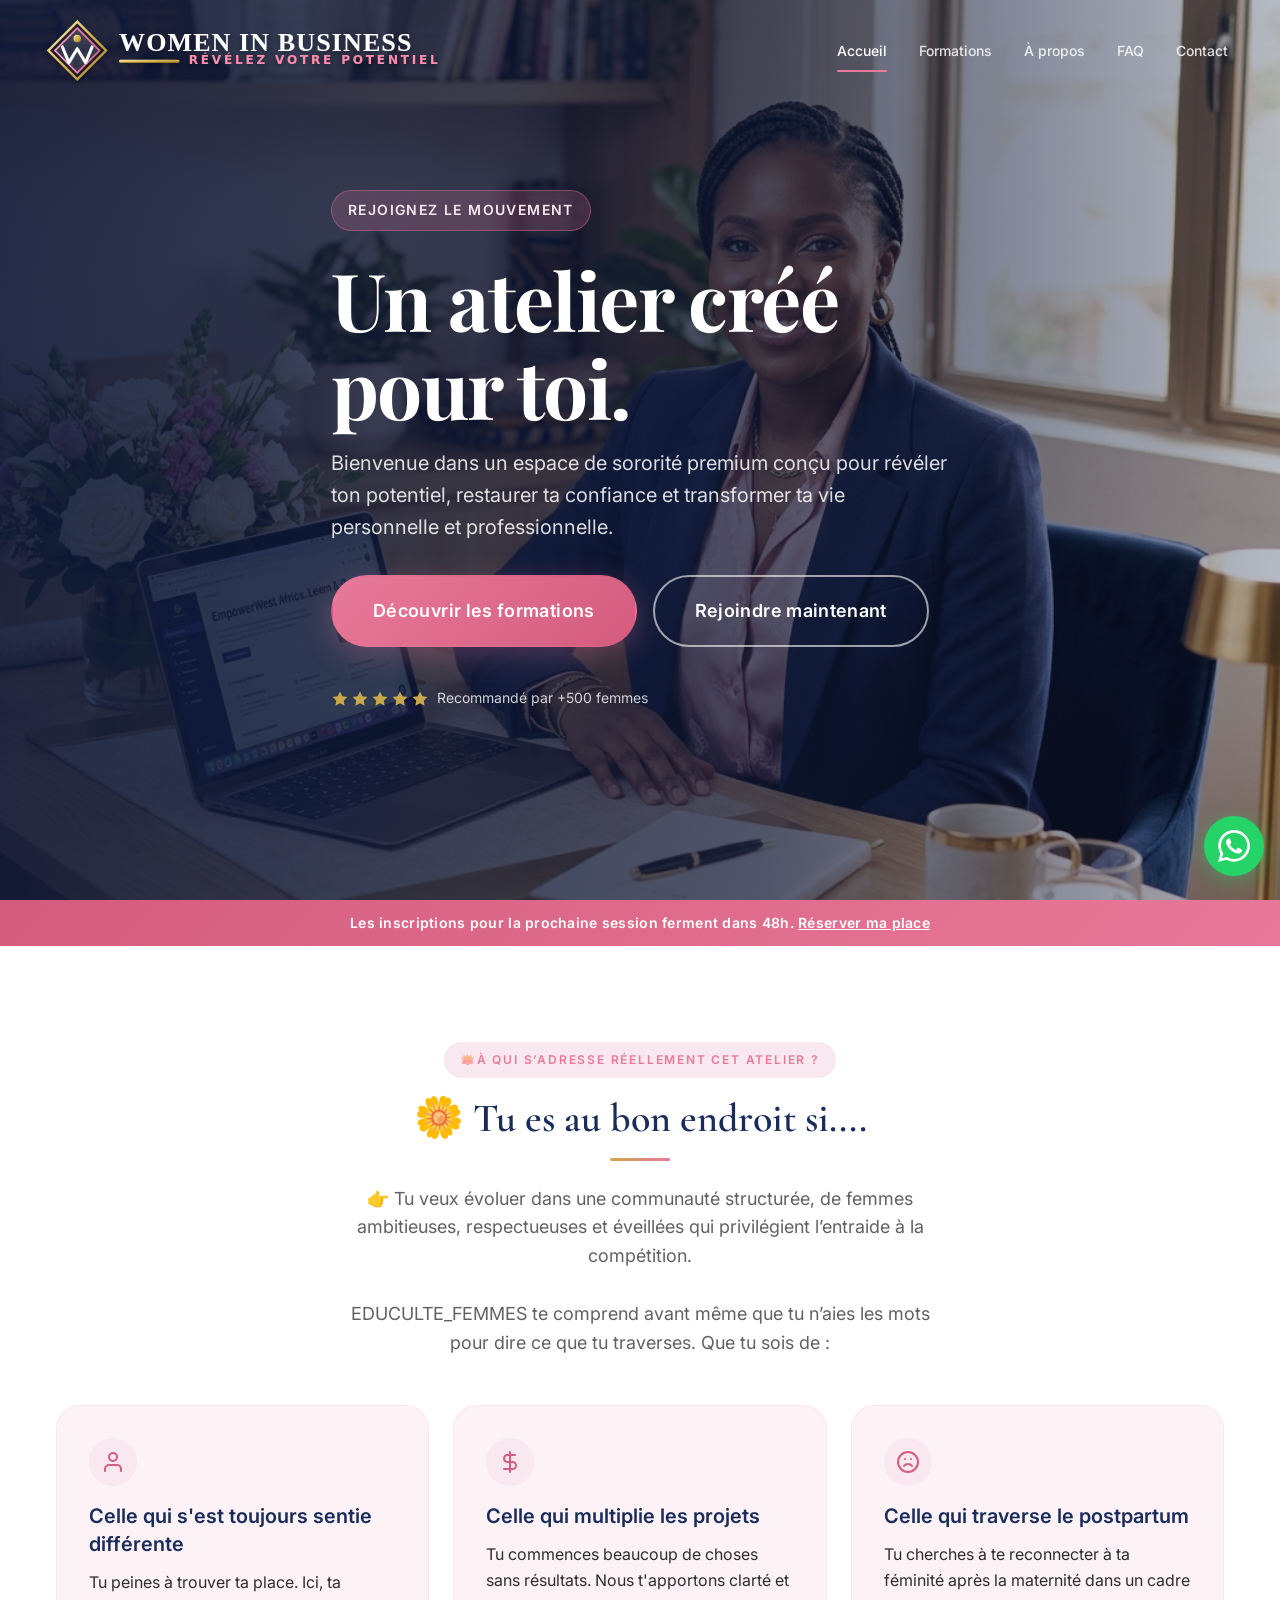
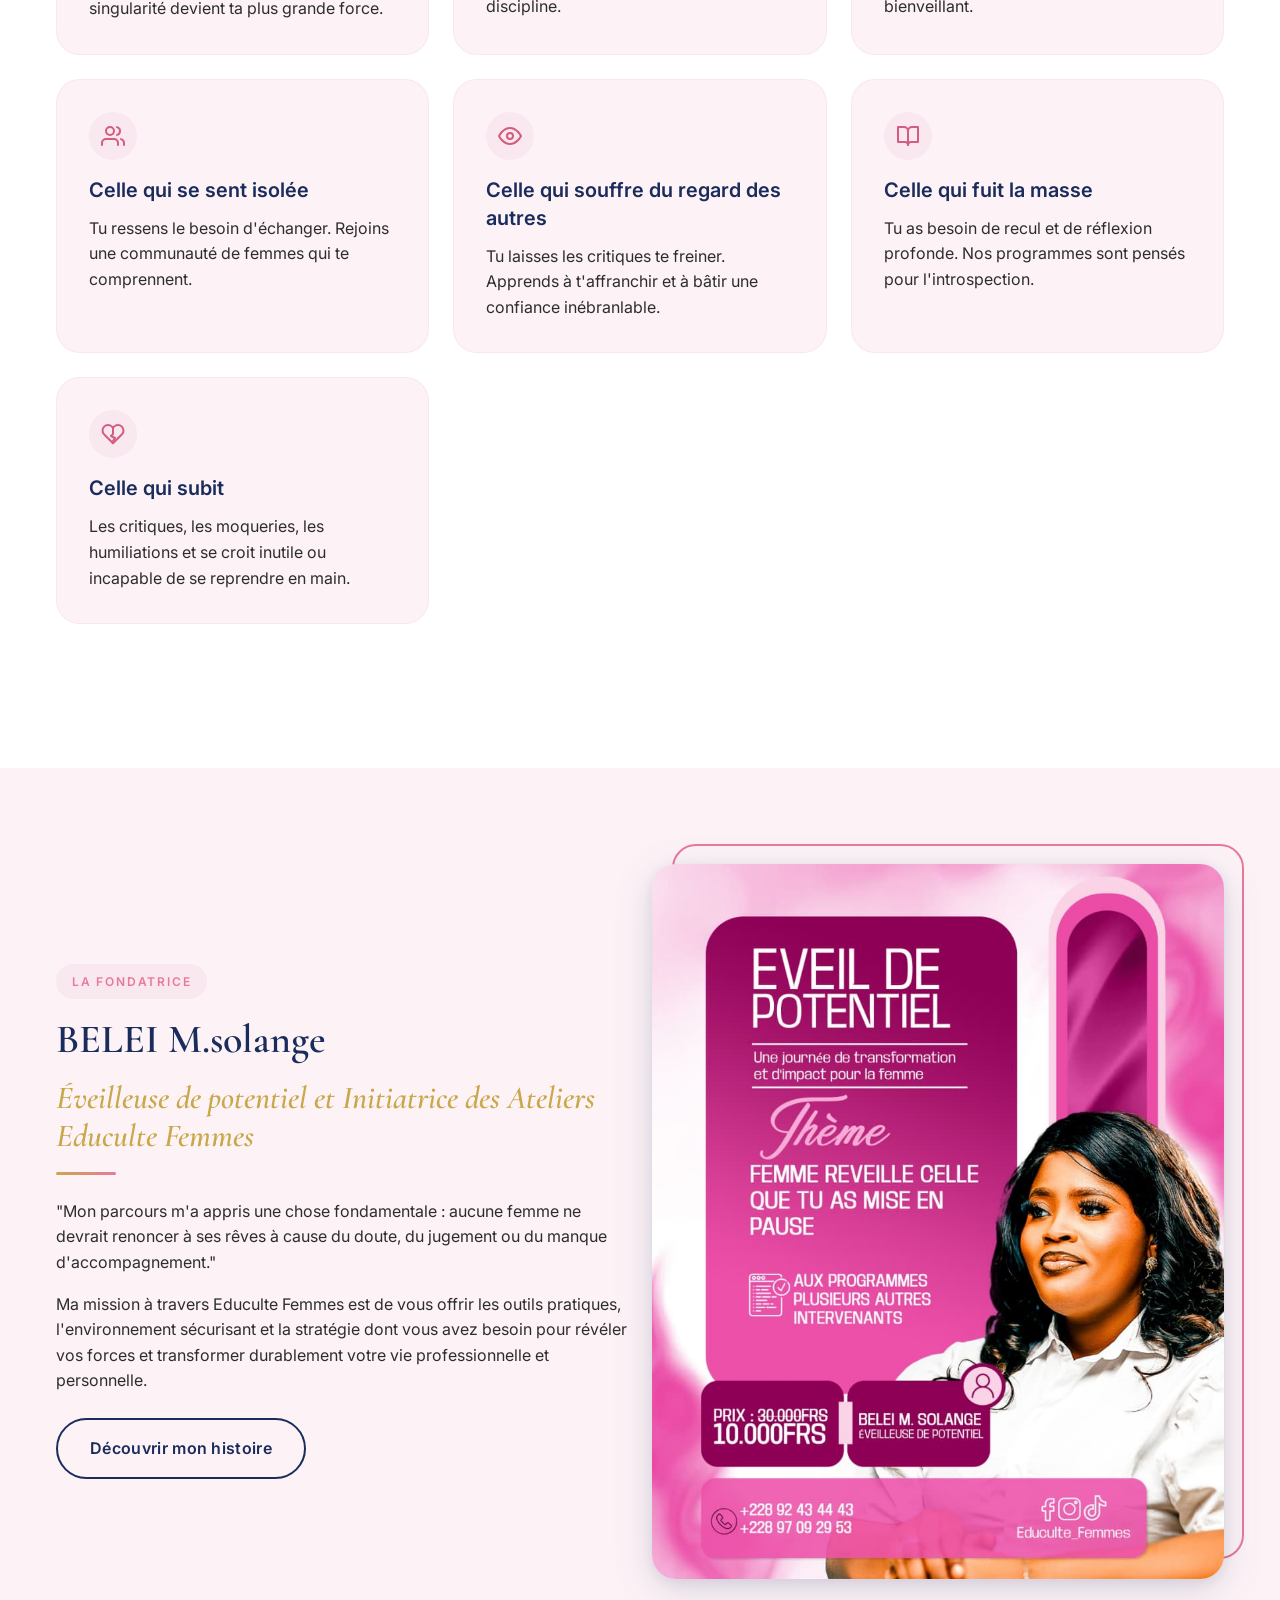
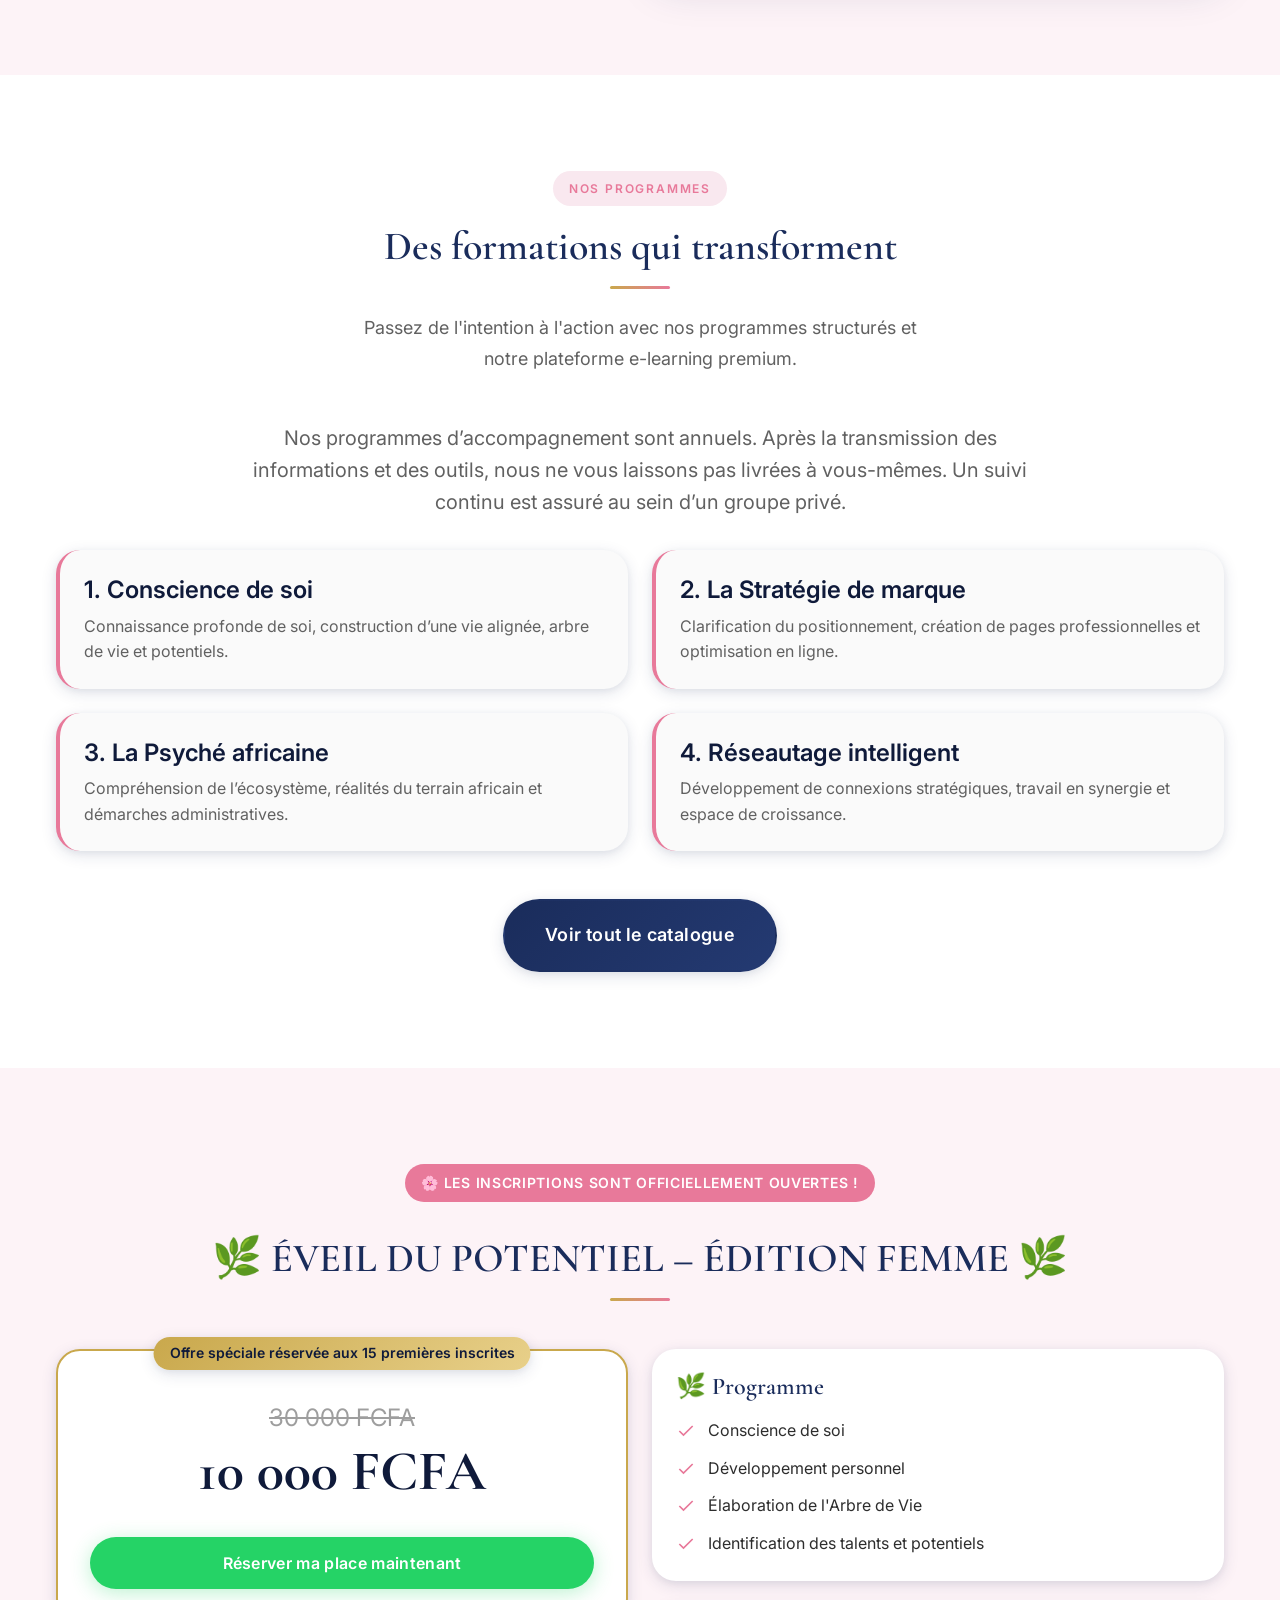
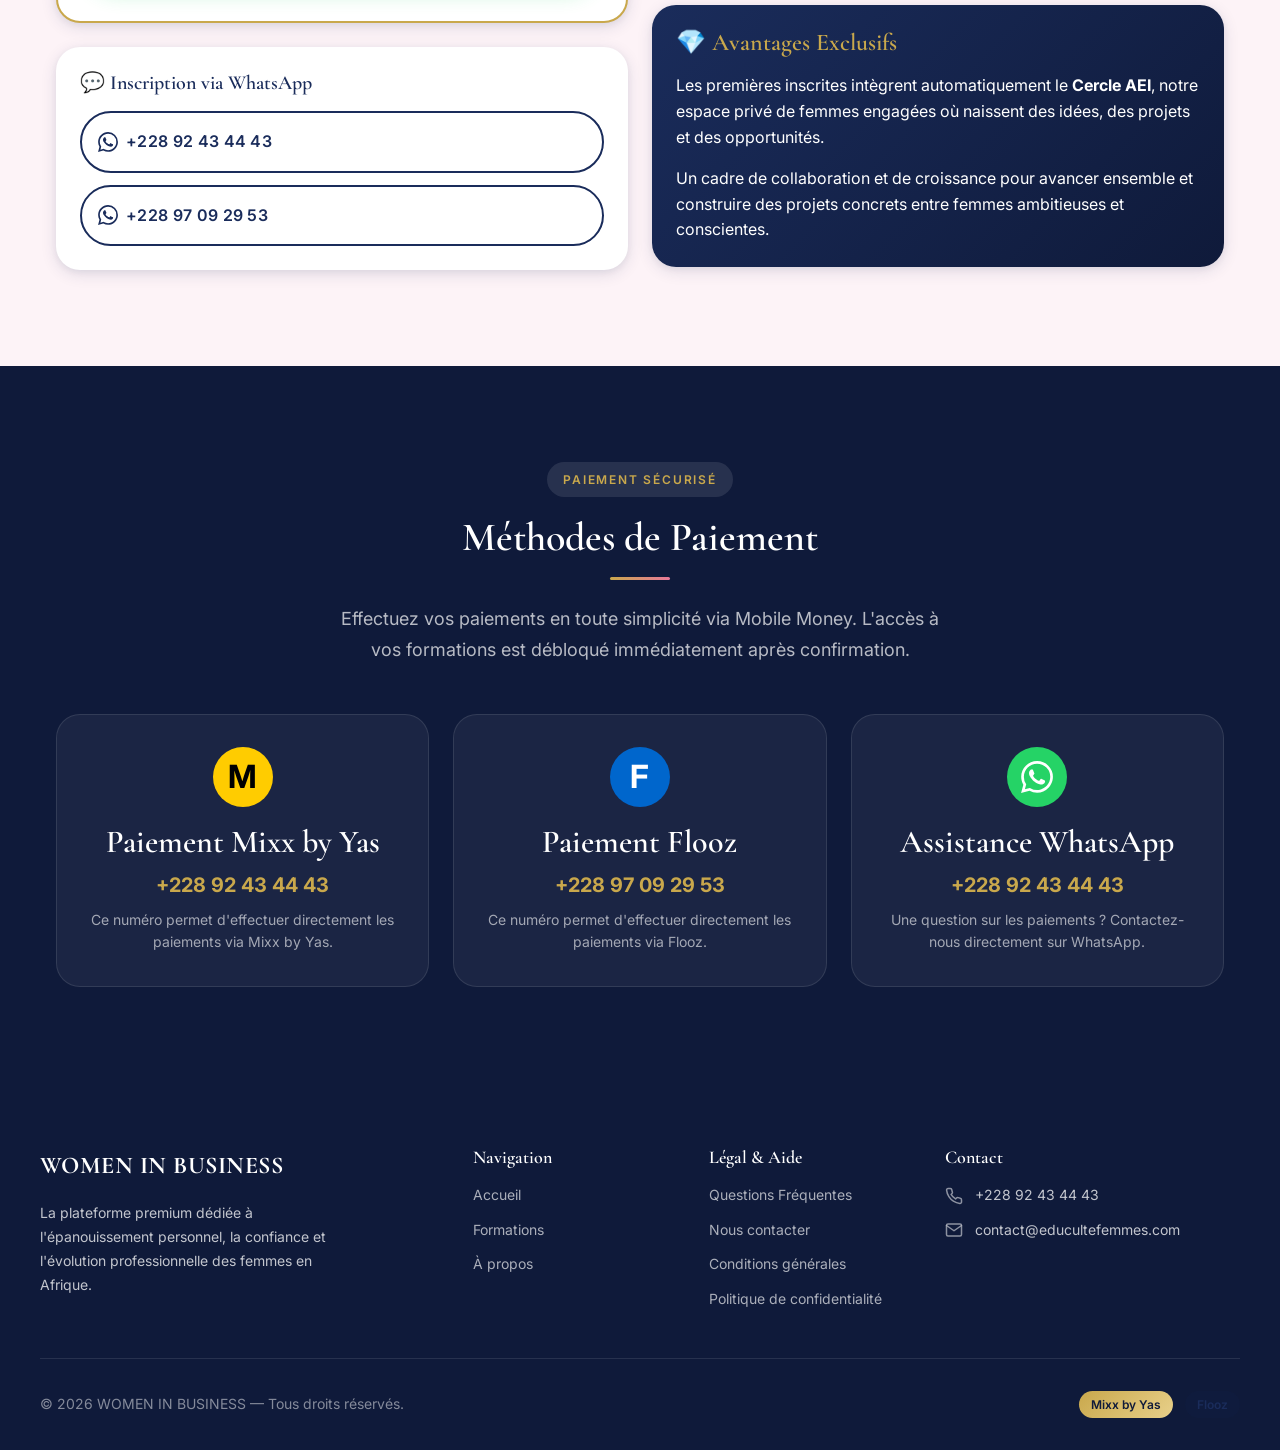
<file: index.html>
<!DOCTYPE html>
<html lang="fr">
<head>
    <meta charset="UTF-8">
    <meta name="viewport" content="width=device-width, initial-scale=1.0">
    <title>WOMEN IN BUSINESS — Révélez votre potentiel</title>
    <meta name="description" content="Plateforme premium de coaching et e-learning pour l'épanouissement personnel et professionnel des femmes francophones en Afrique.">
    
    <!-- Favicon & Canonical -->
    <link rel="icon" href="assets/images/favicon.svg" type="image/svg+xml">
    <link rel="canonical" href="https://www.womeninbusiness-afrique.com/index.html">
    
    <!-- Données structurées SEO Google (Schema.org) pour affichage marque et logo dans les résultats de recherche -->
    <script type="application/ld+json">
    {
      "@context": "https://schema.org",
      "@graph": [
        {
          "@type": "Organization",
          "@id": "https://www.womeninbusiness-afrique.com/#organization",
          "name": "Women In Business",
          "alternateName": ["Educulte Femmes", "Women In Business Afrique"],
          "url": "https://www.womeninbusiness-afrique.com/",
          "logo": {
            "@type": "ImageObject",
            "url": "https://www.womeninbusiness-afrique.com/assets/images/logo.svg"
          },
          "description": "Plateforme premium de coaching et e-learning pour l'épanouissement personnel et professionnel des femmes francophones en Afrique."
        },
        {
          "@type": "WebSite",
          "@id": "https://www.womeninbusiness-afrique.com/#website",
          "url": "https://www.womeninbusiness-afrique.com/",
          "name": "Women In Business",
          "publisher": {
            "@id": "https://www.womeninbusiness-afrique.com/#organization"
          }
        }
      ]
    }
    </script>

    <!-- CSS -->
    <link rel="stylesheet" href="css/style.css">
    <link rel="stylesheet" href="css/components.css">
</head>
<body>
    <a href="#main-content" class="skip-nav">Aller au contenu principal</a>

    <!-- Header / Navigation -->
    <header class="site-header">
        <div class="header-inner">
            <a href="index.html" class="logo" style="text-decoration: none;">
                <img src="assets/images/logo.svg?v=2" alt="Logo Women In Business">
            </a>

            <!-- Desktop Nav -->
            <nav class="nav-desktop">
                <a href="index.html" class="active">Accueil</a>
                <a href="formations.html">Formations</a>
                <a href="a-propos.html">À propos</a>
                <a href="faq.html">FAQ</a>
                <a href="contact.html">Contact</a>
            </nav>

            <!-- Mobile Burger -->
            <button class="burger-btn" aria-expanded="false" aria-label="Ouvrir le menu">
                <span class="burger-line"></span>
                <span class="burger-line"></span>
                <span class="burger-line"></span>
            </button>
        </div>
    </header>

    <!-- Mobile Nav Overlay -->
    <div class="nav-overlay"></div>
    <nav class="nav-mobile" aria-label="Menu principal">
        <button class="nav-mobile-close" aria-label="Fermer le menu">&times;</button>
        <div class="logo" style="margin-bottom: var(--space-8);">
            <img src="assets/images/logo.svg?v=2" alt="Logo Women In Business">
        </div>
        <a href="index.html" class="active">Accueil</a>
        <a href="formations.html">Formations</a>
        <a href="a-propos.html">À propos</a>
        <a href="faq.html">FAQ</a>
        <a href="contact.html">Contact</a>
        
        <div class="nav-mobile-cta">
            <a href="https://wa.me/22892434443?text=Bonjour,%20je%20souhaite%20obtenir%20des%20informations%20sur%20les%20formations." class="btn btn-primary btn-full">Nous contacter</a>
        </div>
    </nav>

    <main id="main-content">
        <!-- Hero Section -->
        <section class="hero bg-navy-deep">
            <div class="hero-bg">
                <img src="assets/images/hero-woman.png" alt="Femme africaine élégante et confiante" fetchpriority="high">
            </div>
            <div class="hero-overlay"></div>
            <div class="container hero-content">
                <span class="hero-tag animate-fade-in-up">Rejoignez le mouvement</span>
                <h1 class="display-title hero-title animate-fade-in-up" style="animation-delay: 0.1s;">Un atelier créé pour toi.</h1>
                <p class="hero-subtitle animate-fade-in-up" style="animation-delay: 0.2s;">Bienvenue dans un espace de sororité premium conçu pour révéler ton potentiel, restaurer ta confiance et transformer ta vie personnelle et professionnelle.</p>
                <div class="hero-buttons animate-fade-in-up" style="animation-delay: 0.3s;">
                    <a href="formations.html" class="btn btn-primary btn-lg">Découvrir les formations</a>
                    <a href="https://wa.me/22892434443" class="btn btn-secondary btn-lg">Rejoindre maintenant</a>
                </div>
                
                <div class="trust-badge animate-fade-in-up" style="animation-delay: 0.5s; margin-top: var(--space-10);">
                    <div class="stars">
                        <svg viewBox="0 0 24 24"><path d="M12 2l3.09 6.26L22 9.27l-5 4.87 1.18 6.88L12 17.77l-6.18 3.25L7 14.14 2 9.27l6.91-1.01L12 2z"/></svg>
                        <svg viewBox="0 0 24 24"><path d="M12 2l3.09 6.26L22 9.27l-5 4.87 1.18 6.88L12 17.77l-6.18 3.25L7 14.14 2 9.27l6.91-1.01L12 2z"/></svg>
                        <svg viewBox="0 0 24 24"><path d="M12 2l3.09 6.26L22 9.27l-5 4.87 1.18 6.88L12 17.77l-6.18 3.25L7 14.14 2 9.27l6.91-1.01L12 2z"/></svg>
                        <svg viewBox="0 0 24 24"><path d="M12 2l3.09 6.26L22 9.27l-5 4.87 1.18 6.88L12 17.77l-6.18 3.25L7 14.14 2 9.27l6.91-1.01L12 2z"/></svg>
                        <svg viewBox="0 0 24 24"><path d="M12 2l3.09 6.26L22 9.27l-5 4.87 1.18 6.88L12 17.77l-6.18 3.25L7 14.14 2 9.27l6.91-1.01L12 2z"/></svg>
                    </div>
                    <span>Recommandé par +500 femmes</span>
                </div>
            </div>
        </section>

        <!-- Urgency Bar -->
        <div class="urgency-bar">
            Les inscriptions pour la prochaine session ferment dans 48h. <a href="https://wa.me/22892434443">Réserver ma place</a>
        </div>

        <!-- Pour Qui Section -->
        <section class="bg-white">
            <div class="container">
                <div class="section-header reveal">
                    <span class="section-tag">🪷À qui s’adresse réellement cet atelier ?</span>
                    <h2 class="section-title">🌼 Tu es au bon endroit si....</h2>
                    <div class="divider-gold"></div>
                    <p class="section-subtitle mx-auto text-center" style="margin: 0 auto; line-height: 1.6;">
                        👉 Tu veux évoluer dans une communauté structurée, de femmes ambitieuses, respectueuses et éveillées qui privilégient l’entraide à la compétition.<br><br>
                        EDUCULTE_FEMMES te comprend avant même que tu n’aies les mots pour dire ce que tu traverses. Que tu sois de :
                    </p>
                </div>

                <div class="grid-3">
                    <div class="profile-card reveal reveal-delay-1">
                        <div class="profile-icon">
                            <svg viewBox="0 0 24 24" fill="none" stroke="currentColor" stroke-width="2" stroke-linecap="round" stroke-linejoin="round"><path d="M20 21v-2a4 4 0 0 0-4-4H8a4 4 0 0 0-4 4v2"></path><circle cx="12" cy="7" r="4"></circle></svg>
                        </div>
                        <h3 class="profile-title">Celle qui s'est toujours sentie différente</h3>
                        <p>Tu peines à trouver ta place. Ici, ta singularité devient ta plus grande force.</p>
                    </div>

                    <div class="profile-card reveal reveal-delay-2">
                        <div class="profile-icon">
                            <svg viewBox="0 0 24 24" fill="none" stroke="currentColor" stroke-width="2" stroke-linecap="round" stroke-linejoin="round"><path d="M12 2v20M17 5H9.5a3.5 3.5 0 0 0 0 7h5a3.5 3.5 0 0 1 0 7H6"></path></svg>
                        </div>
                        <h3 class="profile-title">Celle qui multiplie les projets</h3>
                        <p>Tu commences beaucoup de choses sans résultats. Nous t'apportons clarté et discipline.</p>
                    </div>

                    <div class="profile-card reveal reveal-delay-3">
                        <div class="profile-icon">
                            <svg viewBox="0 0 24 24" fill="none" stroke="currentColor" stroke-width="2" stroke-linecap="round" stroke-linejoin="round"><circle cx="12" cy="12" r="10"></circle><path d="M16 16s-1.5-2-4-2-4 2-4 2"></path><line x1="9" y1="9" x2="9.01" y2="9"></line><line x1="15" y1="9" x2="15.01" y2="9"></line></svg>
                        </div>
                        <h3 class="profile-title">Celle qui traverse le postpartum</h3>
                        <p>Tu cherches à te reconnecter à ta féminité après la maternité dans un cadre bienveillant.</p>
                    </div>

                    <div class="profile-card reveal reveal-delay-1">
                        <div class="profile-icon">
                            <svg viewBox="0 0 24 24" fill="none" stroke="currentColor" stroke-width="2" stroke-linecap="round" stroke-linejoin="round"><path d="M17 21v-2a4 4 0 0 0-4-4H5a4 4 0 0 0-4 4v2"></path><circle cx="9" cy="7" r="4"></circle><path d="M23 21v-2a4 4 0 0 0-3-3.87"></path><path d="M16 3.13a4 4 0 0 1 0 7.75"></path></svg>
                        </div>
                        <h3 class="profile-title">Celle qui se sent isolée</h3>
                        <p>Tu ressens le besoin d'échanger. Rejoins une communauté de femmes qui te comprennent.</p>
                    </div>

                    <div class="profile-card reveal reveal-delay-2">
                        <div class="profile-icon">
                            <svg viewBox="0 0 24 24" fill="none" stroke="currentColor" stroke-width="2" stroke-linecap="round" stroke-linejoin="round"><path d="M1 12s4-8 11-8 11 8 11 8-4 8-11 8-11-8-11-8z"></path><circle cx="12" cy="12" r="3"></circle></svg>
                        </div>
                        <h3 class="profile-title">Celle qui souffre du regard des autres</h3>
                        <p>Tu laisses les critiques te freiner. Apprends à t'affranchir et à bâtir une confiance inébranlable.</p>
                    </div>

                    <div class="profile-card reveal reveal-delay-3">
                        <div class="profile-icon">
                            <svg viewBox="0 0 24 24" fill="none" stroke="currentColor" stroke-width="2" stroke-linecap="round" stroke-linejoin="round"><path d="M2 3h6a4 4 0 0 1 4 4v14a3 3 0 0 0-3-3H2z"></path><path d="M22 3h-6a4 4 0 0 0-4 4v14a3 3 0 0 1 3-3h7z"></path></svg>
                        </div>
                        <h3 class="profile-title">Celle qui fuit la masse</h3>
                        <p>Tu as besoin de recul et de réflexion profonde. Nos programmes sont pensés pour l'introspection.</p>
                    </div>

                    <div class="profile-card reveal reveal-delay-1">
                        <div class="profile-icon">
                            <svg viewBox="0 0 24 24" fill="none" stroke="currentColor" stroke-width="2" stroke-linecap="round" stroke-linejoin="round"><path d="M20.84 4.61a5.5 5.5 0 0 0-7.78 0L12 5.67l-1.06-1.06a5.5 5.5 0 0 0-7.78 7.78l1.06 1.06L12 21.23l7.78-7.78 1.06-1.06a5.5 5.5 0 0 0 0-7.78z"></path><path d="M12 5.67V12l-2 2 4 2-2 3"></path></svg>
                        </div>
                        <h3 class="profile-title">Celle qui subit</h3>
                        <p>Les critiques, les moqueries, les humiliations et se croit inutile ou incapable de se reprendre en main.</p>
                    </div>
                </div>

                <div class="text-center" style="margin-top: var(--space-12);">

                </div>
            </div>
        </section>

        <!-- Founder Section -->
        <section class="bg-pink-pale" style="overflow: hidden;">
            <div class="container">
                <div class="grid-2 items-center">
                    <div class="reveal">
                        <span class="section-tag">La Fondatrice</span>
                        <h2 class="section-title">BELEI M.solange</h2>
                        <h3 class="italic-serif gold-text" style="margin-bottom: var(--space-4);">Éveilleuse de potentiel et Initiatrice des Ateliers Educulte Femmes</h3>
                        <div class="divider-gold" style="margin: 0 0 var(--space-6) 0;"></div>
                        
                        <p style="margin-bottom: var(--space-4);">"Mon parcours m'a appris une chose fondamentale : aucune femme ne devrait renoncer à ses rêves à cause du doute, du jugement ou du manque d'accompagnement."</p>
                        <p style="margin-bottom: var(--space-6);">Ma mission à travers Educulte Femmes est de vous offrir les outils pratiques, l'environnement sécurisant et la stratégie dont vous avez besoin pour révéler vos forces et transformer durablement votre vie professionnelle et personnelle.</p>
                        
                        <a href="a-propos.html" class="btn btn-outline-navy">Découvrir mon histoire</a>
                    </div>
                    
                    <div class="reveal reveal-delay-2" style="position: relative;">
                        <div style="position: absolute; top: -20px; right: -20px; width: 100%; height: 100%; border: 2px solid var(--pink); border-radius: var(--radius-xl); z-index: 0;"></div>
                        <img src="assets/images/bonnnn.jpeg" alt="BELEI M.solange, fondatrice WOMEN IN BUSINESS" style="border-radius: var(--radius-xl); position: relative; z-index: 1; box-shadow: var(--shadow-lg);">
                    </div>
                </div>
            </div>
        </section>

        <!-- Formations Preview -->
        <section class="bg-white">
            <div class="container">
                <div class="section-header reveal">
                    <span class="section-tag">Nos Programmes</span>
                    <h2 class="section-title">Des formations qui transforment</h2>
                    <div class="divider-gold"></div>
                    <p class="section-subtitle mx-auto text-center" style="margin: 0 auto;">Passez de l'intention à l'action avec nos programmes structurés et notre plateforme e-learning premium.</p>
                </div>

                <p class="section-subtitle mx-auto text-center reveal" style="font-size: var(--text-lg); line-height: 1.6; max-width: 800px; margin: 0 auto var(--space-8);">
                    Nos programmes d’accompagnement sont annuels. Après la transmission des informations et des outils, nous ne vous laissons pas livrées à vous-mêmes. Un suivi continu est assuré au sein d’un groupe privé.
                </p>

                <!-- Les 4 modules -->
                <div class="grid-2">
                    <div class="card reveal reveal-delay-1" style="padding: var(--space-6); background: var(--off-white); border-left: 4px solid var(--pink);">
                        <h3 class="course-title" style="color: var(--navy-deep); margin-bottom: var(--space-2);">1. Conscience de soi</h3>
                        <p style="color: var(--gray-600); margin-bottom: 0;">Connaissance profonde de soi, construction d’une vie alignée, arbre de vie et potentiels.</p>
                    </div>
                    <div class="card reveal reveal-delay-2" style="padding: var(--space-6); background: var(--off-white); border-left: 4px solid var(--pink);">
                        <h3 class="course-title" style="color: var(--navy-deep); margin-bottom: var(--space-2);">2. La Stratégie de marque</h3>
                        <p style="color: var(--gray-600); margin-bottom: 0;">Clarification du positionnement, création de pages professionnelles et optimisation en ligne.</p>
                    </div>
                    <div class="card reveal reveal-delay-3" style="padding: var(--space-6); background: var(--off-white); border-left: 4px solid var(--pink);">
                        <h3 class="course-title" style="color: var(--navy-deep); margin-bottom: var(--space-2);">3. La Psyché africaine</h3>
                        <p style="color: var(--gray-600); margin-bottom: 0;">Compréhension de l’écosystème, réalités du terrain africain et démarches administratives.</p>
                    </div>
                    <div class="card reveal reveal-delay-4" style="padding: var(--space-6); background: var(--off-white); border-left: 4px solid var(--pink);">
                        <h3 class="course-title" style="color: var(--navy-deep); margin-bottom: var(--space-2);">4. Réseautage intelligent</h3>
                        <p style="color: var(--gray-600); margin-bottom: 0;">Développement de connexions stratégiques, travail en synergie et espace de croissance.</p>
                    </div>
                </div>

                <div class="text-center" style="margin-top: var(--space-12);">
                    <a href="formations.html" class="btn btn-navy btn-lg reveal">Voir tout le catalogue</a>
                </div>
            </div>
        </section>

        <!-- Special Registration Section -->
        <section class="bg-pink-pale" style="overflow: hidden;">
            <div class="container">
                <div class="section-header reveal">
                    <span class="section-tag" style="background: var(--pink); color: var(--white); font-size: var(--text-sm); letter-spacing: 0.05em;">🌸 LES INSCRIPTIONS SONT OFFICIELLEMENT OUVERTES !</span>
                    <h2 class="section-title" style="margin-top: var(--space-4);">🌿 ÉVEIL DU POTENTIEL – ÉDITION FEMME 🌿</h2>
                    <div class="divider-gold"></div>
                </div>

                <div class="grid-2">
                    <!-- Left Column: Pricing & Payment -->
                    <div class="reveal reveal-delay-1" style="display: flex; flex-direction: column; gap: var(--space-6);">
                        <div class="card" style="padding: clamp(var(--space-4), 5vw, var(--space-8)); border: 2px solid var(--gold); position: relative; text-align: center; background: var(--white); overflow: visible;">
                            <div class="badge badge-gold" style="position: absolute; top: -14px; left: 50%; transform: translateX(-50%); font-size: var(--text-sm); padding: var(--space-2) var(--space-4); width: 90%; max-width: max-content; box-shadow: var(--shadow-md); justify-content: center; text-align: center; line-height: 1.2;">
                                Offre spéciale réservée aux 15 premières inscrites
                            </div>
                            
                            <p style="text-decoration: line-through; color: var(--gray-400); font-size: var(--text-xl); margin-top: var(--space-4);">30 000 FCFA</p>
                            <h3 style="font-size: var(--text-4xl); color: var(--navy-deep); font-weight: 700; margin-bottom: var(--space-4);">10 000 FCFA</h3>
                            
                            <a href="https://wa.me/22892434443?text=Bonjour,%20je%20souhaite%20profiter%20de%20l'offre%20spéciale%20Eveil%20du%20Potentiel%20à%2010000%20FCFA" class="btn btn-whatsapp btn-full" style="margin-top: var(--space-4); white-space: normal; line-height: 1.3; padding: var(--space-3) var(--space-4);">
                                Réserver ma place maintenant
                            </a>
                        </div>
                        
                        <div class="card" style="padding: clamp(var(--space-4), 5vw, var(--space-6)); background: var(--white);">
                            <h3 style="font-size: var(--text-lg); margin-bottom: var(--space-4); color: var(--navy);">💬 Inscription via WhatsApp</h3>
                            <div style="display: flex; flex-direction: column; gap: var(--space-3);">
                                <a href="https://wa.me/22892434443?text=Bonjour,%20je%20souhaite%20m'inscrire%20à%20la%20formation%20Éveil%20du%20Potentiel" class="btn btn-outline-navy btn-full" style="justify-content: flex-start; white-space: normal; padding-left: var(--space-4); padding-right: var(--space-4);" target="_blank" rel="noopener">
                                    <svg viewBox="0 0 24 24" fill="currentColor" style="width: 20px; height: 20px; flex-shrink: 0;"><path d="M17.472 14.382c-.297-.149-1.758-.867-2.03-.967-.273-.099-.471-.148-.67.15-.197.297-.767.966-.94 1.164-.173.199-.347.223-.644.075-.297-.15-1.255-.463-2.39-1.475-.883-.788-1.48-1.761-1.653-2.059-.173-.297-.018-.458.13-.606.134-.133.298-.347.446-.52.149-.174.198-.298.298-.497.099-.198.05-.371-.025-.52-.075-.149-.669-1.612-.916-2.207-.242-.579-.487-.5-.669-.51a12.8 12.8 0 0 0-.57-.01c-.198 0-.52.074-.792.372-.272.297-1.04 1.016-1.04 2.479 0 1.462 1.065 2.875 1.213 3.074.149.198 2.096 3.2 5.077 4.487.709.306 1.262.489 1.694.625.712.227 1.36.195 1.871.118.571-.085 1.758-.719 2.006-1.413.248-.694.248-1.289.173-1.413-.074-.124-.272-.198-.57-.347m-5.421 7.403h-.004a9.87 9.87 0 0 1-5.031-1.378l-.361-.214-3.741.982.998-3.648-.235-.374a9.86 9.86 0 0 1-1.51-5.26c.001-5.45 4.436-9.884 9.888-9.884 2.64 0 5.122 1.03 6.988 2.898a9.825 9.825 0 0 1 2.893 6.994c-.003 5.45-4.437 9.884-9.885 9.884m8.413-18.297A11.815 11.815 0 0 0 12.05 0C5.495 0 .16 5.335.157 11.892c0 2.096.547 4.142 1.588 5.945L.057 24l6.305-1.654a11.882 11.882 0 0 0 5.683 1.448h.005c6.554 0 11.89-5.335 11.893-11.893a11.821 11.821 0 0 0-3.48-8.413Z"/></svg>
                                    +228 92 43 44 43
                                </a>
                                <a href="https://wa.me/22897092953?text=Bonjour,%20je%20souhaite%20m'inscrire%20à%20la%20formation%20Éveil%20du%20Potentiel" class="btn btn-outline-navy btn-full" style="justify-content: flex-start; white-space: normal; padding-left: var(--space-4); padding-right: var(--space-4);" target="_blank" rel="noopener">
                                    <svg viewBox="0 0 24 24" fill="currentColor" style="width: 20px; height: 20px; flex-shrink: 0;"><path d="M17.472 14.382c-.297-.149-1.758-.867-2.03-.967-.273-.099-.471-.148-.67.15-.197.297-.767.966-.94 1.164-.173.199-.347.223-.644.075-.297-.15-1.255-.463-2.39-1.475-.883-.788-1.48-1.761-1.653-2.059-.173-.297-.018-.458.13-.606.134-.133.298-.347.446-.52.149-.174.198-.298.298-.497.099-.198.05-.371-.025-.52-.075-.149-.669-1.612-.916-2.207-.242-.579-.487-.5-.669-.51a12.8 12.8 0 0 0-.57-.01c-.198 0-.52.074-.792.372-.272.297-1.04 1.016-1.04 2.479 0 1.462 1.065 2.875 1.213 3.074.149.198 2.096 3.2 5.077 4.487.709.306 1.262.489 1.694.625.712.227 1.36.195 1.871.118.571-.085 1.758-.719 2.006-1.413.248-.694.248-1.289.173-1.413-.074-.124-.272-.198-.57-.347m-5.421 7.403h-.004a9.87 9.87 0 0 1-5.031-1.378l-.361-.214-3.741.982.998-3.648-.235-.374a9.86 9.86 0 0 1-1.51-5.26c.001-5.45 4.436-9.884 9.888-9.884 2.64 0 5.122 1.03 6.988 2.898a9.825 9.825 0 0 1 2.893 6.994c-.003 5.45-4.437 9.884-9.885 9.884m8.413-18.297A11.815 11.815 0 0 0 12.05 0C5.495 0 .16 5.335.157 11.892c0 2.096.547 4.142 1.588 5.945L.057 24l6.305-1.654a11.882 11.882 0 0 0 5.683 1.448h.005c6.554 0 11.89-5.335 11.893-11.893a11.821 11.821 0 0 0-3.48-8.413Z"/></svg>
                                    +228 97 09 29 53
                                </a>
                            </div>
                        </div>
                    </div>

                    <!-- Right Column: Program & Benefits -->
                    <div class="reveal reveal-delay-2" style="display: flex; flex-direction: column; gap: var(--space-6);">
                        <div class="card" style="padding: var(--space-6); background: var(--white);">
                            <h3 style="font-size: var(--text-xl); margin-bottom: var(--space-4); color: var(--navy); display: flex; align-items: center; gap: 8px;">
                                🌿 Programme
                            </h3>
                            <ul style="display: flex; flex-direction: column; gap: var(--space-3);">
                                <li style="display: flex; align-items: center; gap: var(--space-3);">
                                    <svg viewBox="0 0 24 24" fill="none" stroke="var(--pink)" stroke-width="2" style="width: 20px; height: 20px; flex-shrink: 0;"><polyline points="20 6 9 17 4 12"></polyline></svg>
                                    <span>Conscience de soi</span>
                                </li>
                                <li style="display: flex; align-items: center; gap: var(--space-3);">
                                    <svg viewBox="0 0 24 24" fill="none" stroke="var(--pink)" stroke-width="2" style="width: 20px; height: 20px; flex-shrink: 0;"><polyline points="20 6 9 17 4 12"></polyline></svg>
                                    <span>Développement personnel</span>
                                </li>
                                <li style="display: flex; align-items: center; gap: var(--space-3);">
                                    <svg viewBox="0 0 24 24" fill="none" stroke="var(--pink)" stroke-width="2" style="width: 20px; height: 20px; flex-shrink: 0;"><polyline points="20 6 9 17 4 12"></polyline></svg>
                                    <span>Élaboration de l'Arbre de Vie</span>
                                </li>
                                <li style="display: flex; align-items: center; gap: var(--space-3);">
                                    <svg viewBox="0 0 24 24" fill="none" stroke="var(--pink)" stroke-width="2" style="width: 20px; height: 20px; flex-shrink: 0;"><polyline points="20 6 9 17 4 12"></polyline></svg>
                                    <span>Identification des talents et potentiels</span>
                                </li>
                            </ul>
                        </div>

                        <div class="card" style="padding: var(--space-6); background: linear-gradient(135deg, var(--navy), var(--navy-deep)); color: var(--white);">
                            <h3 style="font-size: var(--text-xl); margin-bottom: var(--space-4); color: var(--gold); display: flex; align-items: center; gap: 8px;">
                                💎 Avantages Exclusifs
                            </h3>
                            <p style="margin-bottom: var(--space-4); line-height: 1.6;">
                                Les premières inscrites intègrent automatiquement le <strong>Cercle AEI</strong>, notre espace privé de femmes engagées où naissent des idées, des projets et des opportunités.
                            </p>
                            <p style="line-height: 1.6;">
                                Un cadre de collaboration et de croissance pour avancer ensemble et construire des projets concrets entre femmes ambitieuses et conscientes.
                            </p>
                        </div>
                    </div>
                </div>
            </div>
        </section>

        <!-- Payment Section -->
        <section class="bg-navy-deep text-center">
            <div class="container">
                <div class="section-header reveal">
                    <span class="section-tag" style="background: rgba(255,255,255,0.1); color: var(--gold);">Paiement Sécurisé</span>
                    <h2 class="section-title" style="color: var(--white);">Méthodes de Paiement</h2>
                    <div class="divider-gold"></div>
                    <p class="section-subtitle mx-auto text-center" style="margin: 0 auto; color: rgba(255,255,255,0.7);">Effectuez vos paiements en toute simplicité via Mobile Money. L'accès à vos formations est débloqué immédiatement après confirmation.</p>
                </div>

                <div class="grid-3">
                    <div class="payment-card reveal reveal-delay-1">
                        <div class="payment-icon" style="background: #ffcc00; color: #000;">
                            <strong>M</strong>
                        </div>
                        <h3 style="color: var(--white); margin-bottom: var(--space-2);">Paiement Mixx by Yas</h3>
                        <p style="font-size: var(--text-lg); font-weight: 700; color: var(--gold); margin-bottom: var(--space-2);">+228 92 43 44 43</p>
                        <p style="color: rgba(255,255,255,0.6); font-size: var(--text-sm);">Ce numéro permet d'effectuer directement les paiements via Mixx by Yas.</p>
                    </div>

                    <div class="payment-card reveal reveal-delay-2">
                        <div class="payment-icon" style="background: #0066cc; color: var(--white);">
                            <strong>F</strong>
                        </div>
                        <h3 style="color: var(--white); margin-bottom: var(--space-2);">Paiement Flooz</h3>
                        <p style="font-size: var(--text-lg); font-weight: 700; color: var(--gold); margin-bottom: var(--space-2);">+228 97 09 29 53</p>
                        <p style="color: rgba(255,255,255,0.6); font-size: var(--text-sm);">Ce numéro permet d'effectuer directement les paiements via Flooz.</p>
                    </div>

                    <div class="payment-card reveal reveal-delay-3">
                        <div class="payment-icon" style="background: var(--whatsapp); color: var(--white);">
                            <svg viewBox="0 0 24 24" fill="currentColor" style="width: 32px; height: 32px;"><path d="M17.472 14.382c-.297-.149-1.758-.867-2.03-.967-.273-.099-.471-.148-.67.15-.197.297-.767.966-.94 1.164-.173.199-.347.223-.644.075-.297-.15-1.255-.463-2.39-1.475-.883-.788-1.48-1.761-1.653-2.059-.173-.297-.018-.458.13-.606.134-.133.298-.347.446-.52.149-.174.198-.298.298-.497.099-.198.05-.371-.025-.52-.075-.149-.669-1.612-.916-2.207-.242-.579-.487-.5-.669-.51a12.8 12.8 0 0 0-.57-.01c-.198 0-.52.074-.792.372-.272.297-1.04 1.016-1.04 2.479 0 1.462 1.065 2.875 1.213 3.074.149.198 2.096 3.2 5.077 4.487.709.306 1.262.489 1.694.625.712.227 1.36.195 1.871.118.571-.085 1.758-.719 2.006-1.413.248-.694.248-1.289.173-1.413-.074-.124-.272-.198-.57-.347m-5.421 7.403h-.004a9.87 9.87 0 0 1-5.031-1.378l-.361-.214-3.741.982.998-3.648-.235-.374a9.86 9.86 0 0 1-1.51-5.26c.001-5.45 4.436-9.884 9.888-9.884 2.64 0 5.122 1.03 6.988 2.898a9.825 9.825 0 0 1 2.893 6.994c-.003 5.45-4.437 9.884-9.885 9.884m8.413-18.297A11.815 11.815 0 0 0 12.05 0C5.495 0 .16 5.335.157 11.892c0 2.096.547 4.142 1.588 5.945L.057 24l6.305-1.654a11.882 11.882 0 0 0 5.683 1.448h.005c6.554 0 11.89-5.335 11.893-11.893a11.821 11.821 0 0 0-3.48-8.413Z"/></svg>
                        </div>
                        <h3 style="color: var(--white); margin-bottom: var(--space-2);">Assistance WhatsApp</h3>
                        <p style="font-size: var(--text-lg); font-weight: 700; color: var(--gold); margin-bottom: var(--space-2);">+228 92 43 44 43</p>
                        <p style="color: rgba(255,255,255,0.6); font-size: var(--text-sm);">Une question sur les paiements ? Contactez-nous directement sur WhatsApp.</p>
                    </div>
                </div>
            </div>
        </section>

    </main>

    <!-- Footer -->
    <footer class="site-footer">
        <div class="footer-grid">
            <div class="footer-brand">
                <span class="logo-main" style="display: block;">WOMEN IN BUSINESS</span>
                <p>La plateforme premium dédiée à l'épanouissement personnel, la confiance et l'évolution professionnelle des femmes en Afrique.</p>
            </div>
            
            <div>
                <h4 class="footer-title">Navigation</h4>
                <div class="footer-links">
                    <a href="index.html">Accueil</a>
                    <a href="formations.html">Formations</a>
                    <a href="a-propos.html">À propos</a>
                </div>
            </div>

            <div>
                <h4 class="footer-title">Légal & Aide</h4>
                <div class="footer-links">
                    <a href="faq.html">Questions Fréquentes</a>
                    <a href="contact.html">Nous contacter</a>
                    <a href="#">Conditions générales</a>
                    <a href="#">Politique de confidentialité</a>
                </div>
            </div>

            <div>
                <h4 class="footer-title">Contact</h4>
                <div class="footer-contact-item">
                    <svg viewBox="0 0 24 24" fill="none" stroke="currentColor" stroke-width="2" stroke-linecap="round" stroke-linejoin="round"><path d="M22 16.92v3a2 2 0 0 1-2.18 2 19.79 19.79 0 0 1-8.63-3.07 19.5 19.5 0 0 1-6-6 19.79 19.79 0 0 1-3.07-8.67A2 2 0 0 1 4.11 2h3a2 2 0 0 1 2 1.72 12.84 12.84 0 0 0 .7 2.81 2 2 0 0 1-.45 2.11L8.09 9.91a16 16 0 0 0 6 6l1.27-1.27a2 2 0 0 1 2.11-.45 12.84 12.84 0 0 0 2.81.7A2 2 0 0 1 22 16.92z"></path></svg>
                    <span>+228 92 43 44 43</span>
                </div>
                <div class="footer-contact-item">
                    <svg viewBox="0 0 24 24" fill="none" stroke="currentColor" stroke-width="2" stroke-linecap="round" stroke-linejoin="round"><path d="M4 4h16c1.1 0 2 .9 2 2v12c0 1.1-.9 2-2 2H4c-1.1 0-2-.9-2-2V6c0-1.1.9-2 2-2z"></path><polyline points="22,6 12,13 2,6"></polyline></svg>
                    <span>contact@educultefemmes.com</span>
                </div>
            </div>
        </div>

        <div class="footer-bottom">
            <p>&copy; 2026 WOMEN IN BUSINESS — Tous droits réservés.</p>
            <div class="footer-payment-icons">
                <!-- Simple text representation as placeholders for logos -->
                <span class="badge badge-gold" style="margin-right: 8px;">Mixx by Yas</span>
                <span class="badge badge-navy">Flooz</span>
            </div>
        </div>
    </footer>

    <!-- Floating WhatsApp Button -->
    <a href="https://wa.me/22892434443" class="whatsapp-float" aria-label="Discuter sur WhatsApp" target="_blank" rel="noopener">
        <span class="tooltip">Besoin d'aide ?</span>
        <svg viewBox="0 0 24 24"><path d="M17.472 14.382c-.297-.149-1.758-.867-2.03-.967-.273-.099-.471-.148-.67.15-.197.297-.767.966-.94 1.164-.173.199-.347.223-.644.075-.297-.15-1.255-.463-2.39-1.475-.883-.788-1.48-1.761-1.653-2.059-.173-.297-.018-.458.13-.606.134-.133.298-.347.446-.52.149-.174.198-.298.298-.497.099-.198.05-.371-.025-.52-.075-.149-.669-1.612-.916-2.207-.242-.579-.487-.5-.669-.51a12.8 12.8 0 0 0-.57-.01c-.198 0-.52.074-.792.372-.272.297-1.04 1.016-1.04 2.479 0 1.462 1.065 2.875 1.213 3.074.149.198 2.096 3.2 5.077 4.487.709.306 1.262.489 1.694.625.712.227 1.36.195 1.871.118.571-.085 1.758-.719 2.006-1.413.248-.694.248-1.289.173-1.413-.074-.124-.272-.198-.57-.347m-5.421 7.403h-.004a9.87 9.87 0 0 1-5.031-1.378l-.361-.214-3.741.982.998-3.648-.235-.374a9.86 9.86 0 0 1-1.51-5.26c.001-5.45 4.436-9.884 9.888-9.884 2.64 0 5.122 1.03 6.988 2.898a9.825 9.825 0 0 1 2.893 6.994c-.003 5.45-4.437 9.884-9.885 9.884m8.413-18.297A11.815 11.815 0 0 0 12.05 0C5.495 0 .16 5.335.157 11.892c0 2.096.547 4.142 1.588 5.945L.057 24l6.305-1.654a11.882 11.882 0 0 0 5.683 1.448h.005c6.554 0 11.89-5.335 11.893-11.893a11.821 11.821 0 0 0-3.48-8.413Z"/></svg>
    </a>

    <!-- Scripts -->
    <script src="js/main.js"></script>
    <script src="js/courses.js"></script>
</body>
</html>
</file>
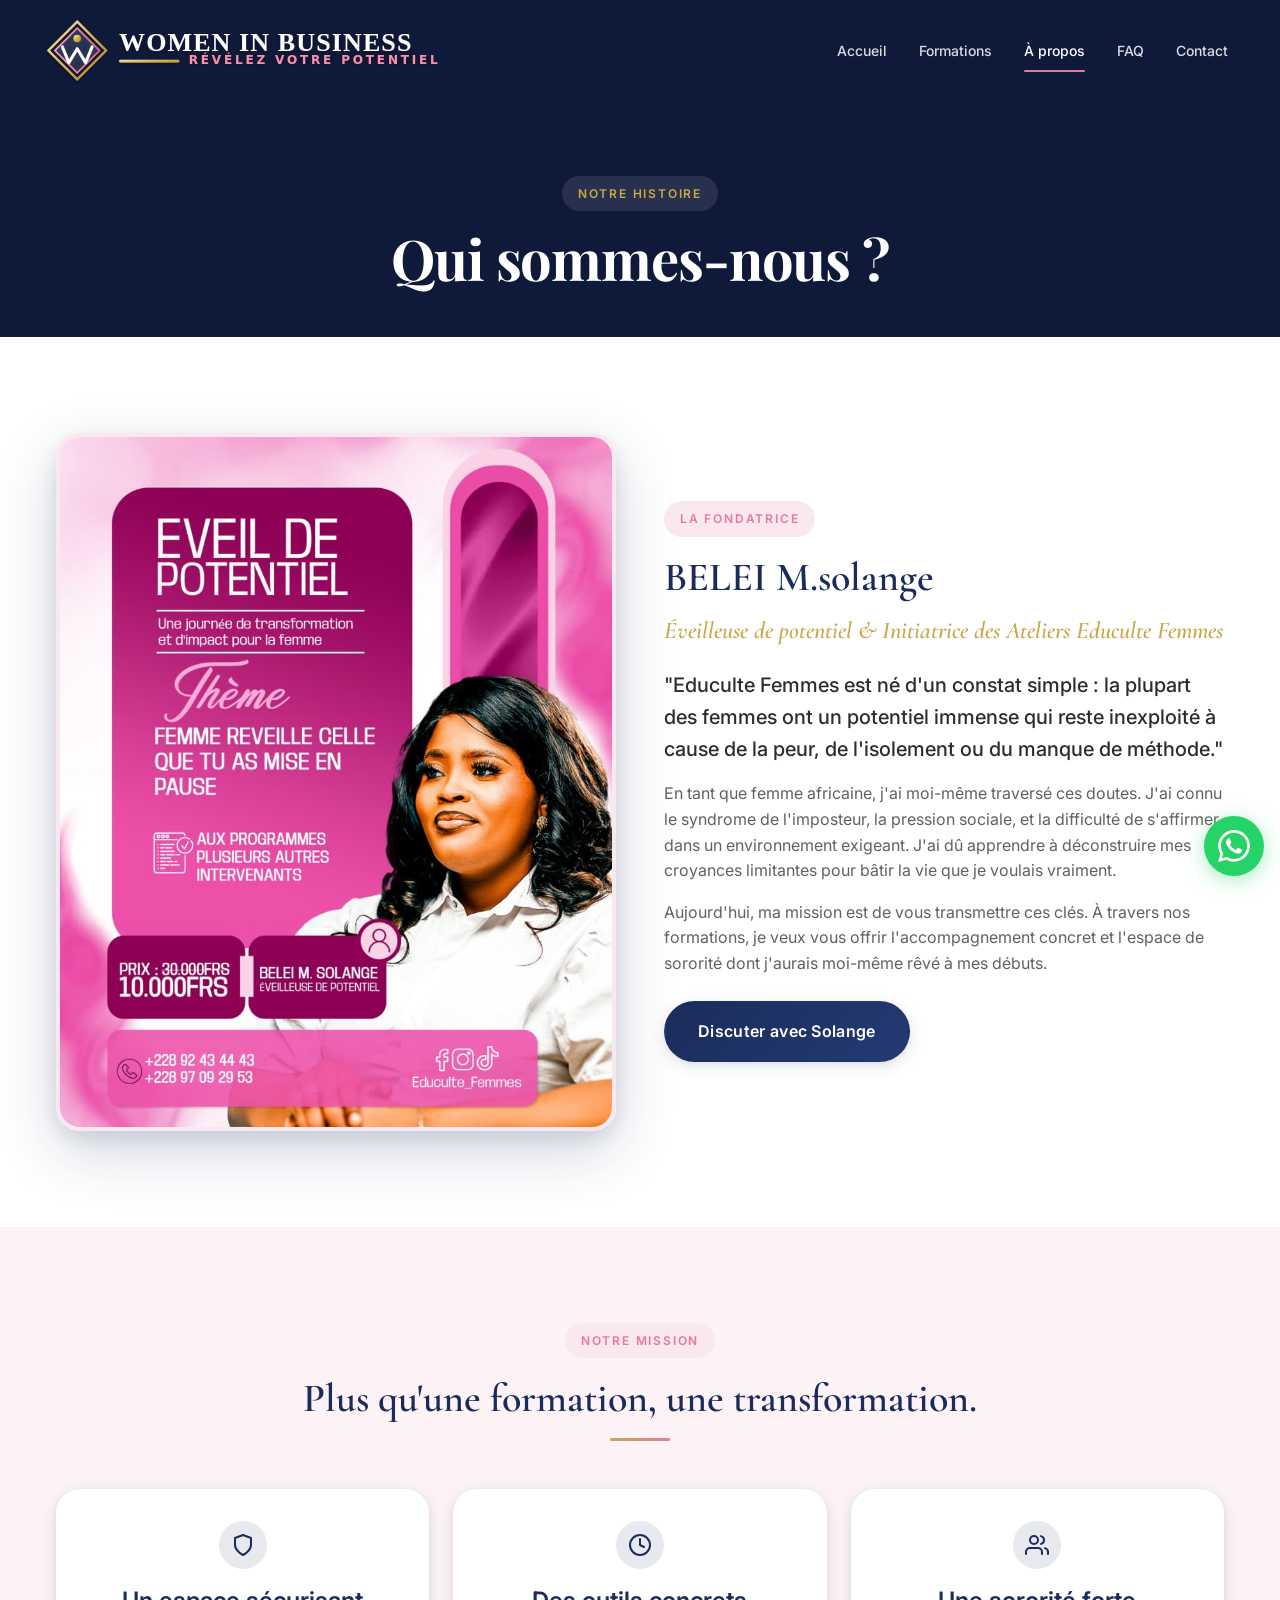
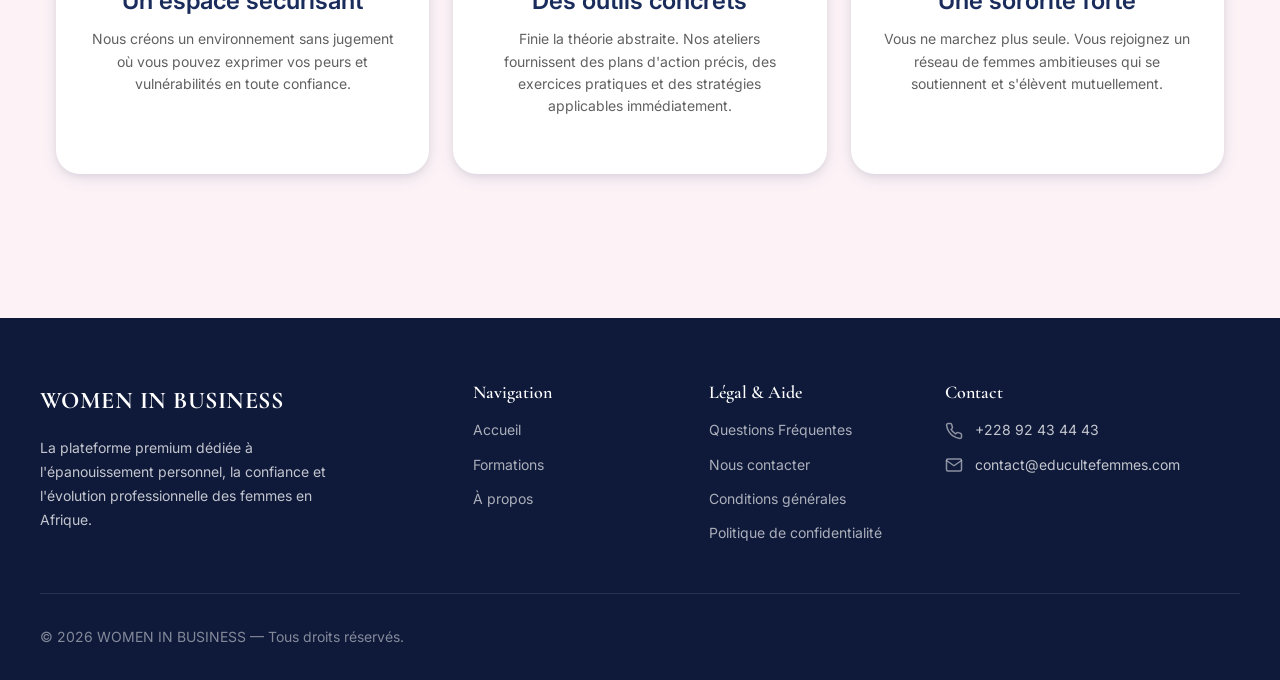
<file: a-propos.html>
<!DOCTYPE html>
<html lang="fr">
<head>
    <meta charset="UTF-8">
    <meta name="viewport" content="width=device-width, initial-scale=1.0">
    <title>À propos | WOMEN IN BUSINESS</title>
    <meta name="description" content="Découvrez l'histoire de BELEI M.solange, la fondatrice, et la mission d'Educulte Femmes pour l'épanouissement des femmes en Afrique.">
    
    <link rel="stylesheet" href="css/style.css">
    <link rel="stylesheet" href="css/components.css">
    <link rel="icon" href="assets/images/favicon.svg" type="image/svg+xml">
    <link rel="canonical" href="https://www.womeninbusiness-afrique.com/a-propos.html">
</head>
<body>
    <a href="#main-content" class="skip-nav">Aller au contenu principal</a>

    <!-- Header / Navigation -->
    <header class="site-header scrolled" style="background: var(--navy-deep);">
        <div class="header-inner">
            <a href="index.html" class="logo" style="text-decoration: none;">
                <img src="assets/images/logo.svg?v=2" alt="Logo Women In Business">
            </a>

            <!-- Desktop Nav -->
            <nav class="nav-desktop">
                <a href="index.html">Accueil</a>
                <a href="formations.html">Formations</a>
                <a href="a-propos.html" class="active">À propos</a>
                <a href="faq.html">FAQ</a>
                <a href="contact.html">Contact</a>
            </nav>

            <!-- Mobile Burger -->
            <button class="burger-btn" aria-expanded="false" aria-label="Ouvrir le menu">
                <span class="burger-line"></span>
                <span class="burger-line"></span>
                <span class="burger-line"></span>
            </button>
        </div>
    </header>

    <!-- Mobile Nav Overlay -->
    <div class="nav-overlay"></div>
    <nav class="nav-mobile" aria-label="Menu principal">
        <button class="nav-mobile-close" aria-label="Fermer le menu">&times;</button>
        <div class="logo" style="margin-bottom: var(--space-8);">
            <img src="assets/images/logo.svg?v=2" alt="Logo Women In Business">
        </div>
        <a href="index.html">Accueil</a>
        <a href="formations.html">Formations</a>
        <a href="a-propos.html" class="active">À propos</a>
        <a href="faq.html">FAQ</a>
        <a href="contact.html">Contact</a>
        
        <div class="nav-mobile-cta">
            <a href="https://wa.me/22892434443" class="btn btn-primary btn-full">Nous contacter</a>
        </div>
    </nav>

    <main id="main-content" style="padding-top: 80px;">
        
        <!-- Page Header -->
        <section class="bg-navy-deep text-center" style="padding-bottom: var(--space-12);">
            <div class="container">
                <span class="section-tag animate-fade-in-up" style="background: rgba(255,255,255,0.1); color: var(--gold);">Notre Histoire</span>
                <h1 class="display-title animate-fade-in-up" style="color: var(--white); animation-delay: 0.1s; font-size: var(--text-4xl);">Qui sommes-nous ?</h1>
            </div>
        </section>

        <!-- Founder Story -->
        <section class="bg-white">
            <div class="container">
                <div class="grid-2 items-center" style="gap: var(--space-12);">
                    <div class="reveal">
                        <img src="assets/images/bonnnn.jpeg" alt="BELEI M.solange, fondatrice de WOMEN IN BUSINESS" style="border-radius: var(--radius-xl); box-shadow: var(--shadow-xl); border: 4px solid var(--pink-light);">
                    </div>
                    
                    <div class="reveal reveal-delay-2">
                        <span class="section-tag">La Fondatrice</span>
                        <h2 class="section-title">BELEI M.solange</h2>
                        <h3 class="italic-serif gold-text" style="margin-bottom: var(--space-6); font-size: var(--text-xl);">Éveilleuse de potentiel & Initiatrice des Ateliers Educulte Femmes</h3>
                        
                        <p style="margin-bottom: var(--space-4); font-size: var(--text-lg); font-weight: 500;">"Educulte Femmes est né d'un constat simple : la plupart des femmes ont un potentiel immense qui reste inexploité à cause de la peur, de l'isolement ou du manque de méthode."</p>
                        
                        <p style="margin-bottom: var(--space-4); color: var(--gray-600);">En tant que femme africaine, j'ai moi-même traversé ces doutes. J'ai connu le syndrome de l'imposteur, la pression sociale, et la difficulté de s'affirmer dans un environnement exigeant. J'ai dû apprendre à déconstruire mes croyances limitantes pour bâtir la vie que je voulais vraiment.</p>
                        
                        <p style="margin-bottom: var(--space-6); color: var(--gray-600);">Aujourd'hui, ma mission est de vous transmettre ces clés. À travers nos formations, je veux vous offrir l'accompagnement concret et l'espace de sororité dont j'aurais moi-même rêvé à mes débuts.</p>
                        
                        <a href="https://wa.me/22892434443?text=Bonjour%20Solange,%20j'aimerais%20échanger%20avec%20vous%20sur%20mon%20parcours." class="btn btn-navy">Discuter avec Solange</a>
                    </div>
                </div>
            </div>
        </section>

        <!-- Mission -->
        <section class="bg-pink-pale">
            <div class="container">
                <div class="section-header reveal">
                    <span class="section-tag">Notre Mission</span>
                    <h2 class="section-title">Plus qu'une formation, une transformation.</h2>
                    <div class="divider-gold"></div>
                </div>

                <div class="grid-3" style="margin-bottom: var(--space-12);">
                    <div class="card reveal reveal-delay-1" style="padding: var(--space-8); text-align: center; background: var(--white);">
                        <div class="profile-icon" style="margin: 0 auto var(--space-4); background: rgba(26,44,91,0.1); color: var(--navy);">
                            <svg viewBox="0 0 24 24" fill="none" stroke="currentColor" stroke-width="2" stroke-linecap="round" stroke-linejoin="round"><path d="M12 22s8-4 8-10V5l-8-3-8 3v7c0 6 8 10 8 10z"></path></svg>
                        </div>
                        <h3 class="course-title" style="margin-bottom: var(--space-3);">Un espace sécurisant</h3>
                        <p class="course-desc">Nous créons un environnement sans jugement où vous pouvez exprimer vos peurs et vulnérabilités en toute confiance.</p>
                    </div>

                    <div class="card reveal reveal-delay-2" style="padding: var(--space-8); text-align: center; background: var(--white);">
                        <div class="profile-icon" style="margin: 0 auto var(--space-4); background: rgba(26,44,91,0.1); color: var(--navy);">
                            <svg viewBox="0 0 24 24" fill="none" stroke="currentColor" stroke-width="2" stroke-linecap="round" stroke-linejoin="round"><circle cx="12" cy="12" r="10"></circle><polyline points="12 6 12 12 16 14"></polyline></svg>
                        </div>
                        <h3 class="course-title" style="margin-bottom: var(--space-3);">Des outils concrets</h3>
                        <p class="course-desc">Finie la théorie abstraite. Nos ateliers fournissent des plans d'action précis, des exercices pratiques et des stratégies applicables immédiatement.</p>
                    </div>

                    <div class="card reveal reveal-delay-3" style="padding: var(--space-8); text-align: center; background: var(--white);">
                        <div class="profile-icon" style="margin: 0 auto var(--space-4); background: rgba(26,44,91,0.1); color: var(--navy);">
                            <svg viewBox="0 0 24 24" fill="none" stroke="currentColor" stroke-width="2" stroke-linecap="round" stroke-linejoin="round"><path d="M17 21v-2a4 4 0 0 0-4-4H5a4 4 0 0 0-4 4v2"></path><circle cx="9" cy="7" r="4"></circle><path d="M23 21v-2a4 4 0 0 0-3-3.87"></path><path d="M16 3.13a4 4 0 0 1 0 7.75"></path></svg>
                        </div>
                        <h3 class="course-title" style="margin-bottom: var(--space-3);">Une sororité forte</h3>
                        <p class="course-desc">Vous ne marchez plus seule. Vous rejoignez un réseau de femmes ambitieuses qui se soutiennent et s'élèvent mutuellement.</p>
                    </div>
                </div>
            </div>
        </section>

    </main>

    <!-- Footer -->
    <footer class="site-footer">
        <!-- Même footer que index.html -->
        <div class="footer-grid">
            <div class="footer-brand">
                <span class="logo-main" style="display: block;">WOMEN IN BUSINESS</span>
                <p>La plateforme premium dédiée à l'épanouissement personnel, la confiance et l'évolution professionnelle des femmes en Afrique.</p>
            </div>
            
            <div>
                <h4 class="footer-title">Navigation</h4>
                <div class="footer-links">
                    <a href="index.html">Accueil</a>
                    <a href="formations.html">Formations</a>
                    <a href="a-propos.html">À propos</a>
                </div>
            </div>

            <div>
                <h4 class="footer-title">Légal & Aide</h4>
                <div class="footer-links">
                    <a href="faq.html">Questions Fréquentes</a>
                    <a href="contact.html">Nous contacter</a>
                    <a href="#">Conditions générales</a>
                    <a href="#">Politique de confidentialité</a>
                </div>
            </div>

            <div>
                <h4 class="footer-title">Contact</h4>
                <div class="footer-contact-item">
                    <svg viewBox="0 0 24 24" fill="none" stroke="currentColor" stroke-width="2" stroke-linecap="round" stroke-linejoin="round"><path d="M22 16.92v3a2 2 0 0 1-2.18 2 19.79 19.79 0 0 1-8.63-3.07 19.5 19.5 0 0 1-6-6 19.79 19.79 0 0 1-3.07-8.67A2 2 0 0 1 4.11 2h3a2 2 0 0 1 2 1.72 12.84 12.84 0 0 0 .7 2.81 2 2 0 0 1-.45 2.11L8.09 9.91a16 16 0 0 0 6 6l1.27-1.27a2 2 0 0 1 2.11-.45 12.84 12.84 0 0 0 2.81.7A2 2 0 0 1 22 16.92z"></path></svg>
                    <span>+228 92 43 44 43</span>
                </div>
                <div class="footer-contact-item">
                    <svg viewBox="0 0 24 24" fill="none" stroke="currentColor" stroke-width="2" stroke-linecap="round" stroke-linejoin="round"><path d="M4 4h16c1.1 0 2 .9 2 2v12c0 1.1-.9 2-2 2H4c-1.1 0-2-.9-2-2V6c0-1.1.9-2 2-2z"></path><polyline points="22,6 12,13 2,6"></polyline></svg>
                    <span>contact@educultefemmes.com</span>
                </div>
            </div>
        </div>

        <div class="footer-bottom">
            <p>&copy; 2026 WOMEN IN BUSINESS — Tous droits réservés.</p>
        </div>
    </footer>

    <!-- Floating WhatsApp Button -->
    <a href="https://wa.me/22892434443" class="whatsapp-float" aria-label="Discuter sur WhatsApp" target="_blank" rel="noopener">
        <span class="tooltip">Besoin d'aide ?</span>
        <svg viewBox="0 0 24 24"><path d="M17.472 14.382c-.297-.149-1.758-.867-2.03-.967-.273-.099-.471-.148-.67.15-.197.297-.767.966-.94 1.164-.173.199-.347.223-.644.075-.297-.15-1.255-.463-2.39-1.475-.883-.788-1.48-1.761-1.653-2.059-.173-.297-.018-.458.13-.606.134-.133.298-.347.446-.52.149-.174.198-.298.298-.497.099-.198.05-.371-.025-.52-.075-.149-.669-1.612-.916-2.207-.242-.579-.487-.5-.669-.51a12.8 12.8 0 0 0-.57-.01c-.198 0-.52.074-.792.372-.272.297-1.04 1.016-1.04 2.479 0 1.462 1.065 2.875 1.213 3.074.149.198 2.096 3.2 5.077 4.487.709.306 1.262.489 1.694.625.712.227 1.36.195 1.871.118.571-.085 1.758-.719 2.006-1.413.248-.694.248-1.289.173-1.413-.074-.124-.272-.198-.57-.347m-5.421 7.403h-.004a9.87 9.87 0 0 1-5.031-1.378l-.361-.214-3.741.982.998-3.648-.235-.374a9.86 9.86 0 0 1-1.51-5.26c.001-5.45 4.436-9.884 9.888-9.884 2.64 0 5.122 1.03 6.988 2.898a9.825 9.825 0 0 1 2.893 6.994c-.003 5.45-4.437 9.884-9.885 9.884m8.413-18.297A11.815 11.815 0 0 0 12.05 0C5.495 0 .16 5.335.157 11.892c0 2.096.547 4.142 1.588 5.945L.057 24l6.305-1.654a11.882 11.882 0 0 0 5.683 1.448h.005c6.554 0 11.89-5.335 11.893-11.893a11.821 11.821 0 0 0-3.48-8.413Z"/></svg>
    </a>

    <!-- Scripts -->
    <script src="js/main.js"></script>
</body>
</html>
</file>
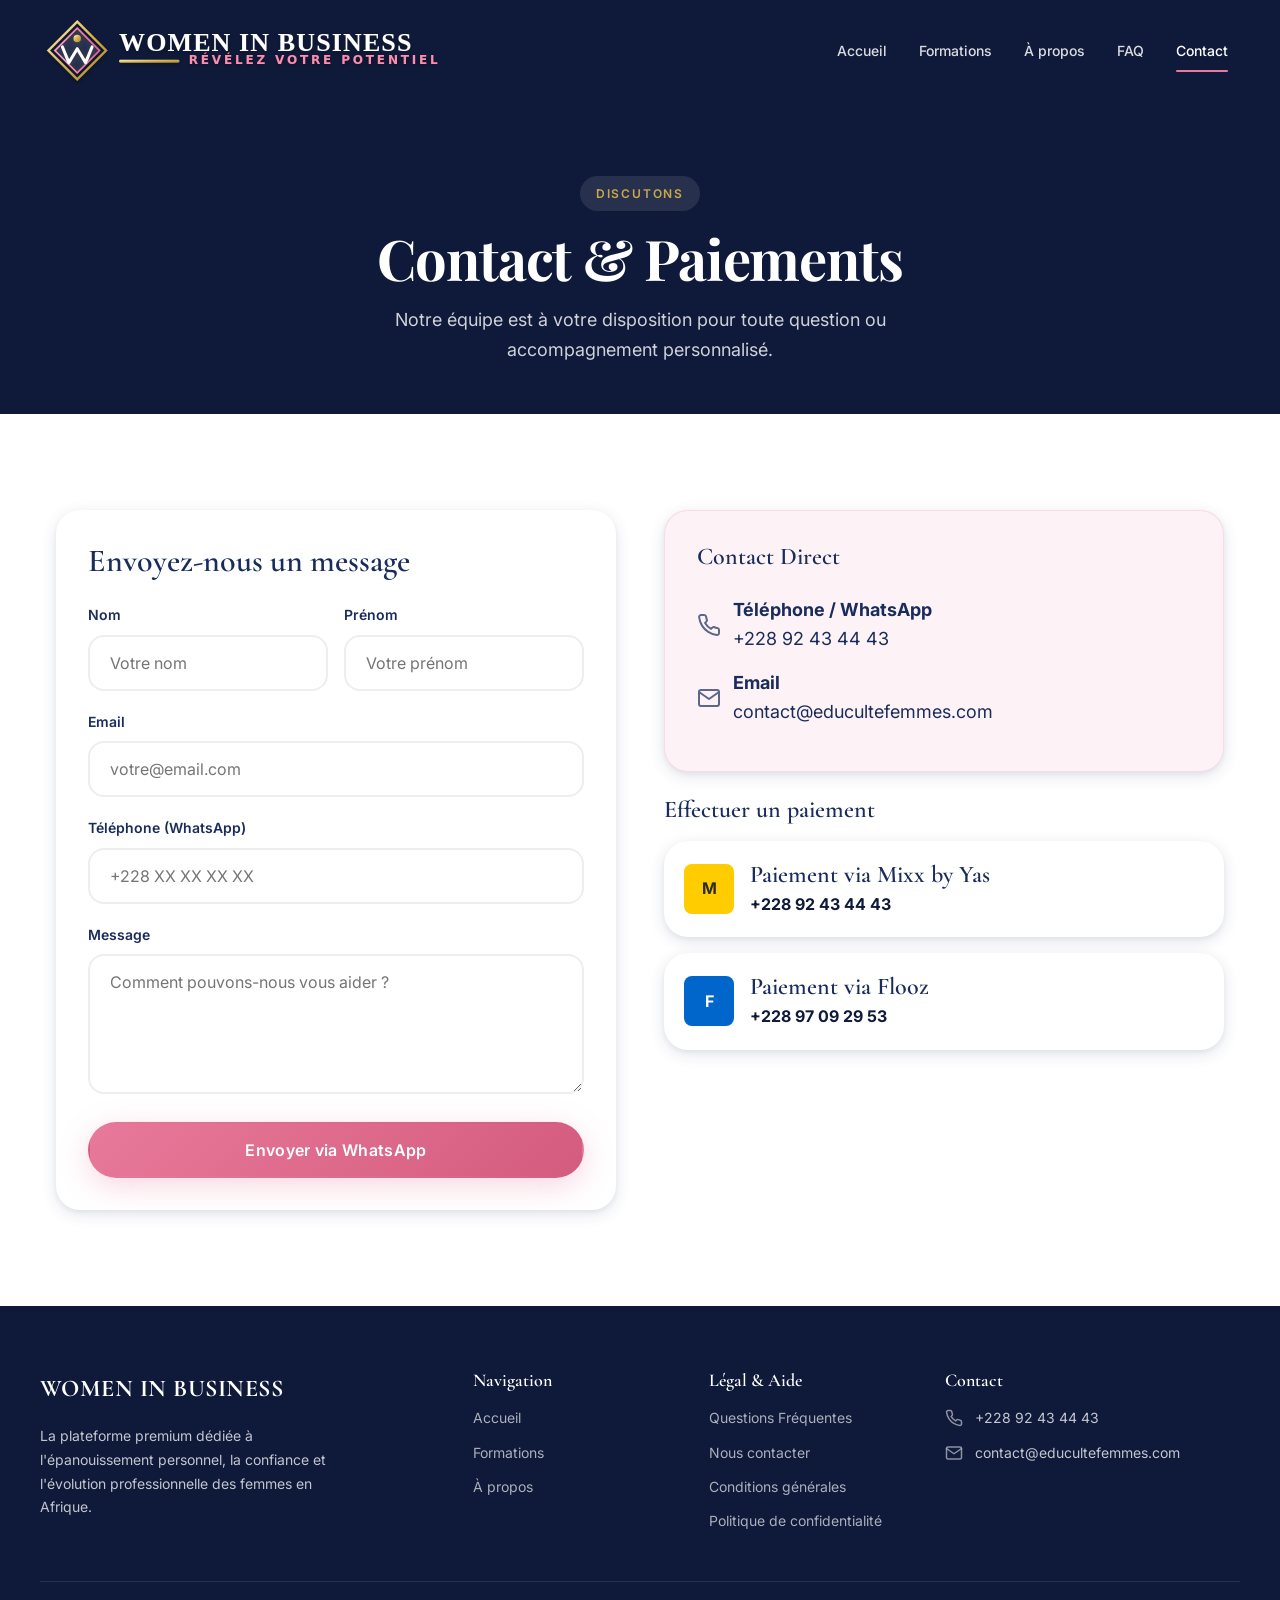
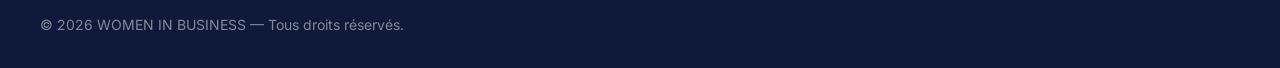
<file: contact.html>
<!DOCTYPE html>
<html lang="fr">
<head>
    <meta charset="UTF-8">
    <meta name="viewport" content="width=device-width, initial-scale=1.0">
    <title>Contact & Paiements | WOMEN IN BUSINESS</title>
    <meta name="description" content="Contactez l'équipe Educulte Femmes ou effectuez vos paiements en toute sécurité.">
    
    <link rel="stylesheet" href="css/style.css">
    <link rel="stylesheet" href="css/components.css">
    <link rel="icon" href="assets/images/favicon.svg" type="image/svg+xml">
    <link rel="canonical" href="https://www.womeninbusiness-afrique.com/contact.html">
</head>
<body>
    <a href="#main-content" class="skip-nav">Aller au contenu principal</a>

    <!-- Header / Navigation -->
    <header class="site-header scrolled" style="background: var(--navy-deep);">
        <div class="header-inner">
            <a href="index.html" class="logo" style="text-decoration: none;">
                <img src="assets/images/logo.svg?v=2" alt="Logo Women In Business">
            </a>

            <!-- Desktop Nav -->
            <nav class="nav-desktop">
                <a href="index.html">Accueil</a>
                <a href="formations.html">Formations</a>
                <a href="a-propos.html">À propos</a>
                <a href="faq.html">FAQ</a>
                <a href="contact.html" class="active">Contact</a>
            </nav>

            <!-- Mobile Burger -->
            <button class="burger-btn" aria-expanded="false" aria-label="Ouvrir le menu">
                <span class="burger-line"></span>
                <span class="burger-line"></span>
                <span class="burger-line"></span>
            </button>
        </div>
    </header>

    <!-- Mobile Nav Overlay -->
    <div class="nav-overlay"></div>
    <nav class="nav-mobile" aria-label="Menu principal">
        <button class="nav-mobile-close" aria-label="Fermer le menu">&times;</button>
        <div class="logo" style="margin-bottom: var(--space-8);">
            <img src="assets/images/logo.svg?v=2" alt="Logo Women In Business">
        </div>
        <a href="index.html">Accueil</a>
        <a href="formations.html">Formations</a>
        <a href="a-propos.html">À propos</a>
        <a href="faq.html">FAQ</a>
        <a href="contact.html" class="active">Contact</a>
        
        <div class="nav-mobile-cta">
            <a href="https://wa.me/22892434443" class="btn btn-primary btn-full">Nous contacter</a>
        </div>
    </nav>

    <main id="main-content" style="padding-top: 80px;">
        
        <!-- Page Header -->
        <section class="bg-navy-deep text-center" style="padding-bottom: var(--space-12);">
            <div class="container">
                <span class="section-tag animate-fade-in-up" style="background: rgba(255,255,255,0.1); color: var(--gold);">Discutons</span>
                <h1 class="display-title animate-fade-in-up" style="color: var(--white); animation-delay: 0.1s; font-size: var(--text-4xl);">Contact & Paiements</h1>
                <p class="section-subtitle mx-auto animate-fade-in-up" style="margin: var(--space-4) auto 0; color: rgba(255,255,255,0.8); animation-delay: 0.2s;">Notre équipe est à votre disposition pour toute question ou accompagnement personnalisé.</p>
            </div>
        </section>

        <section class="bg-off-white">
            <div class="container">
                <div class="grid-2" style="gap: var(--space-12);">
                    
                    <!-- Form -->
                    <div class="card reveal" style="padding: var(--space-8);">
                        <h2 class="section-title" style="font-size: var(--text-2xl); margin-bottom: var(--space-6);">Envoyez-nous un message</h2>
                        <form id="contact-form" action="https://wa.me/22892434443" method="get" target="_blank">
                            <div class="grid-2" style="gap: var(--space-4); margin-bottom: 0;">
                                <div class="form-group">
                                    <label for="nom" class="form-label">Nom</label>
                                    <input type="text" id="nom" class="form-input" required placeholder="Votre nom">
                                </div>
                                <div class="form-group">
                                    <label for="prenom" class="form-label">Prénom</label>
                                    <input type="text" id="prenom" class="form-input" required placeholder="Votre prénom">
                                </div>
                            </div>
                            
                            <div class="form-group">
                                <label for="email" class="form-label">Email</label>
                                <input type="email" id="email" class="form-input" required placeholder="votre@email.com">
                            </div>
                            
                            <div class="form-group">
                                <label for="telephone" class="form-label">Téléphone (WhatsApp)</label>
                                <input type="tel" id="telephone" class="form-input" placeholder="+228 XX XX XX XX">
                            </div>
                            
                            <div class="form-group">
                                <label for="message" class="form-label">Message</label>
                                <textarea id="message" name="text" class="form-textarea" required placeholder="Comment pouvons-nous vous aider ?"></textarea>
                            </div>
                            
                            <button type="submit" class="btn btn-primary btn-full">Envoyer via WhatsApp</button>
                        </form>
                    </div>

                    <!-- Contact Info & Payments -->
                    <div class="reveal reveal-delay-2">
                        <div class="card" style="padding: var(--space-8); margin-bottom: var(--space-6); background: var(--pink-pale); border: 1px solid rgba(232,121,154,0.2);">
                            <h3 class="section-title" style="font-size: var(--text-xl); margin-bottom: var(--space-6);">Contact Direct</h3>
                            
                            <div class="footer-contact-item" style="color: var(--navy); margin-bottom: var(--space-4); font-size: var(--text-md);">
                                <svg viewBox="0 0 24 24" fill="none" stroke="currentColor" stroke-width="2" stroke-linecap="round" stroke-linejoin="round" style="width: 24px; height: 24px;"><path d="M22 16.92v3a2 2 0 0 1-2.18 2 19.79 19.79 0 0 1-8.63-3.07 19.5 19.5 0 0 1-6-6 19.79 19.79 0 0 1-3.07-8.67A2 2 0 0 1 4.11 2h3a2 2 0 0 1 2 1.72 12.84 12.84 0 0 0 .7 2.81 2 2 0 0 1-.45 2.11L8.09 9.91a16 16 0 0 0 6 6l1.27-1.27a2 2 0 0 1 2.11-.45 12.84 12.84 0 0 0 2.81.7A2 2 0 0 1 22 16.92z"></path></svg>
                                <div>
                                    <strong style="display: block;">Téléphone / WhatsApp</strong>
                                    +228 92 43 44 43
                                </div>
                            </div>
                            
                            <div class="footer-contact-item" style="color: var(--navy); font-size: var(--text-md);">
                                <svg viewBox="0 0 24 24" fill="none" stroke="currentColor" stroke-width="2" stroke-linecap="round" stroke-linejoin="round" style="width: 24px; height: 24px;"><path d="M4 4h16c1.1 0 2 .9 2 2v12c0 1.1-.9 2-2 2H4c-1.1 0-2-.9-2-2V6c0-1.1.9-2 2-2z"></path><polyline points="22,6 12,13 2,6"></polyline></svg>
                                <div>
                                    <strong style="display: block;">Email</strong>
                                    contact@educultefemmes.com
                                </div>
                            </div>
                        </div>

                        <h3 class="section-title" style="font-size: var(--text-xl); margin-bottom: var(--space-4);">Effectuer un paiement</h3>
                        
                        <div class="card" style="padding: var(--space-5); margin-bottom: var(--space-4); display: flex; align-items: center; gap: var(--space-4);">
                            <div style="width: 50px; height: 50px; background: #ffcc00; border-radius: var(--radius-md); display: flex; align-items: center; justify-content: center; font-weight: bold;">M</div>
                            <div>
                                <h4 style="margin-bottom: 2px;">Paiement via Mixx by Yas</h4>
                                <p style="font-weight: 700; color: var(--navy-deep);">+228 92 43 44 43</p>
                            </div>
                        </div>

                        <div class="card" style="padding: var(--space-5); display: flex; align-items: center; gap: var(--space-4);">
                            <div style="width: 50px; height: 50px; background: #0066cc; color: white; border-radius: var(--radius-md); display: flex; align-items: center; justify-content: center; font-weight: bold;">F</div>
                            <div>
                                <h4 style="margin-bottom: 2px;">Paiement via Flooz</h4>
                                <p style="font-weight: 700; color: var(--navy-deep);">+228 97 09 29 53</p>
                            </div>
                        </div>

                    </div>
                </div>
            </div>
        </section>

    </main>

    <!-- Footer -->
    <footer class="site-footer">
        <!-- Même footer -->
        <div class="footer-grid">
            <div class="footer-brand">
                <span class="logo-main" style="display: block;">WOMEN IN BUSINESS</span>
                <p>La plateforme premium dédiée à l'épanouissement personnel, la confiance et l'évolution professionnelle des femmes en Afrique.</p>
            </div>
            
            <div>
                <h4 class="footer-title">Navigation</h4>
                <div class="footer-links">
                    <a href="index.html">Accueil</a>
                    <a href="formations.html">Formations</a>
                    <a href="a-propos.html">À propos</a>
                </div>
            </div>

            <div>
                <h4 class="footer-title">Légal & Aide</h4>
                <div class="footer-links">
                    <a href="faq.html">Questions Fréquentes</a>
                    <a href="contact.html">Nous contacter</a>
                    <a href="#">Conditions générales</a>
                    <a href="#">Politique de confidentialité</a>
                </div>
            </div>

            <div>
                <h4 class="footer-title">Contact</h4>
                <div class="footer-contact-item">
                    <svg viewBox="0 0 24 24" fill="none" stroke="currentColor" stroke-width="2" stroke-linecap="round" stroke-linejoin="round"><path d="M22 16.92v3a2 2 0 0 1-2.18 2 19.79 19.79 0 0 1-8.63-3.07 19.5 19.5 0 0 1-6-6 19.79 19.79 0 0 1-3.07-8.67A2 2 0 0 1 4.11 2h3a2 2 0 0 1 2 1.72 12.84 12.84 0 0 0 .7 2.81 2 2 0 0 1-.45 2.11L8.09 9.91a16 16 0 0 0 6 6l1.27-1.27a2 2 0 0 1 2.11-.45 12.84 12.84 0 0 0 2.81.7A2 2 0 0 1 22 16.92z"></path></svg>
                    <span>+228 92 43 44 43</span>
                </div>
                <div class="footer-contact-item">
                    <svg viewBox="0 0 24 24" fill="none" stroke="currentColor" stroke-width="2" stroke-linecap="round" stroke-linejoin="round"><path d="M4 4h16c1.1 0 2 .9 2 2v12c0 1.1-.9 2-2 2H4c-1.1 0-2-.9-2-2V6c0-1.1.9-2 2-2z"></path><polyline points="22,6 12,13 2,6"></polyline></svg>
                    <span>contact@educultefemmes.com</span>
                </div>
            </div>
        </div>

        <div class="footer-bottom">
            <p>&copy; 2026 WOMEN IN BUSINESS — Tous droits réservés.</p>
        </div>
    </footer>

    <!-- Scripts -->
    <script>
        // Custom logic to intercept form submission and format WhatsApp message
        document.getElementById('contact-form').addEventListener('submit', function(e) {
            e.preventDefault();
            const nom = document.getElementById('nom').value;
            const prenom = document.getElementById('prenom').value;
            const email = document.getElementById('email').value;
            const text = document.getElementById('message').value;
            
            const message = `Bonjour, je suis ${prenom} ${nom} (${email}).\n\n${text}`;
            window.open(`https://wa.me/22892434443?text=${encodeURIComponent(message)}`, '_blank');
        });
    </script>
    <script src="js/main.js"></script>
</body>
</html>
</file>
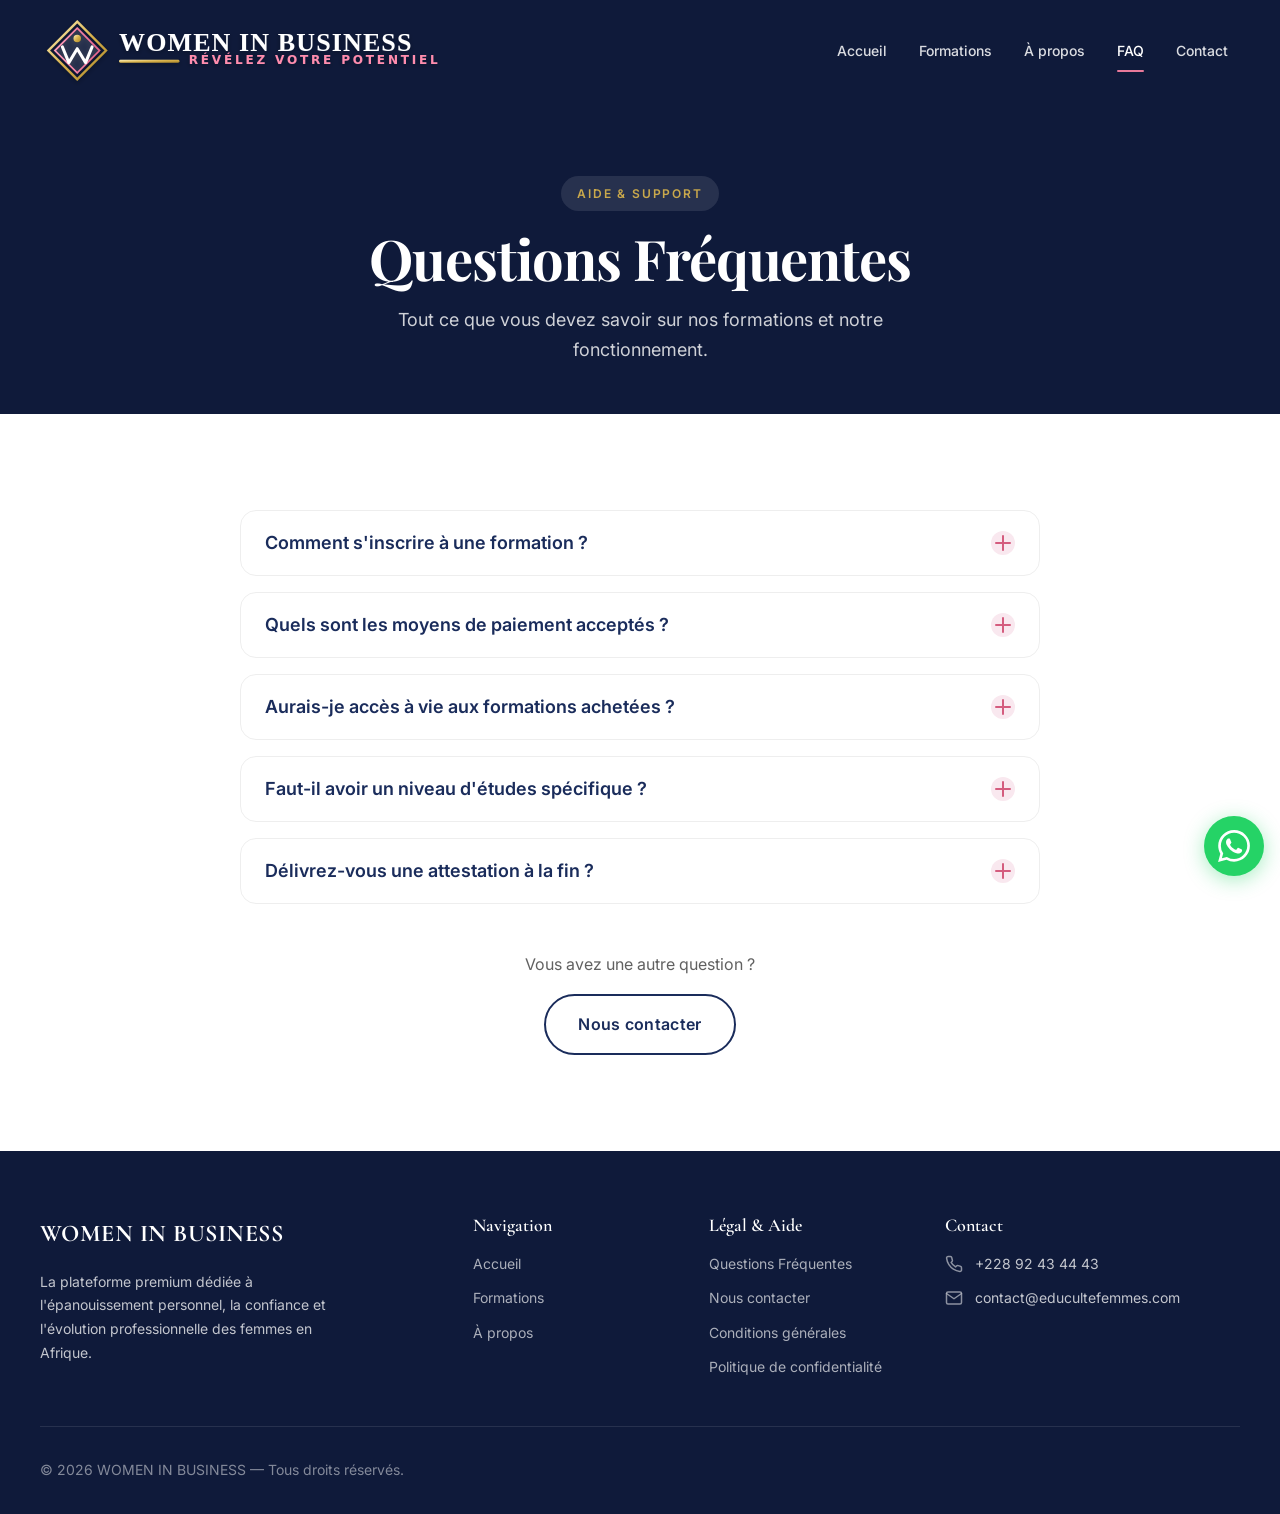
<file: faq.html>
<!DOCTYPE html>
<html lang="fr">
<head>
    <meta charset="UTF-8">
    <meta name="viewport" content="width=device-width, initial-scale=1.0">
    <title>FAQ | WOMEN IN BUSINESS</title>
    <meta name="description" content="Questions fréquentes sur les formations et l'accompagnement Educulte Femmes.">
    
    <link rel="stylesheet" href="css/style.css">
    <link rel="stylesheet" href="css/components.css">
    <link rel="icon" href="assets/images/favicon.svg" type="image/svg+xml">
    <link rel="canonical" href="https://www.womeninbusiness-afrique.com/faq.html">
</head>
<body>
    <a href="#main-content" class="skip-nav">Aller au contenu principal</a>

    <!-- Header / Navigation -->
    <header class="site-header scrolled" style="background: var(--navy-deep);">
        <div class="header-inner">
            <a href="index.html" class="logo" style="text-decoration: none;">
                <img src="assets/images/logo.svg?v=2" alt="Logo Women In Business">
            </a>

            <!-- Desktop Nav -->
            <nav class="nav-desktop">
                <a href="index.html">Accueil</a>
                <a href="formations.html">Formations</a>
                <a href="a-propos.html">À propos</a>
                <a href="faq.html" class="active">FAQ</a>
                <a href="contact.html">Contact</a>
            </nav>

            <!-- Mobile Burger -->
            <button class="burger-btn" aria-expanded="false" aria-label="Ouvrir le menu">
                <span class="burger-line"></span>
                <span class="burger-line"></span>
                <span class="burger-line"></span>
            </button>
        </div>
    </header>

    <!-- Mobile Nav Overlay -->
    <div class="nav-overlay"></div>
    <nav class="nav-mobile" aria-label="Menu principal">
        <button class="nav-mobile-close" aria-label="Fermer le menu">&times;</button>
        <div class="logo" style="margin-bottom: var(--space-8);">
            <img src="assets/images/logo.svg?v=2" alt="Logo Women In Business">
        </div>
        <a href="index.html">Accueil</a>
        <a href="formations.html">Formations</a>
        <a href="a-propos.html">À propos</a>
        <a href="faq.html" class="active">FAQ</a>
        <a href="contact.html">Contact</a>
        
        <div class="nav-mobile-cta">
            <a href="https://wa.me/22892434443" class="btn btn-primary btn-full">Nous contacter</a>
        </div>
    </nav>

    <main id="main-content" style="padding-top: 80px;">
        
        <!-- Page Header -->
        <section class="bg-navy-deep text-center" style="padding-bottom: var(--space-12);">
            <div class="container">
                <span class="section-tag animate-fade-in-up" style="background: rgba(255,255,255,0.1); color: var(--gold);">Aide & Support</span>
                <h1 class="display-title animate-fade-in-up" style="color: var(--white); animation-delay: 0.1s; font-size: var(--text-4xl);">Questions Fréquentes</h1>
                <p class="section-subtitle mx-auto animate-fade-in-up" style="margin: var(--space-4) auto 0; color: rgba(255,255,255,0.8); animation-delay: 0.2s;">Tout ce que vous devez savoir sur nos formations et notre fonctionnement.</p>
            </div>
        </section>

        <!-- FAQ Content -->
        <section class="bg-off-white">
            <div class="container">
                <div class="faq-wrapper reveal">
                    
                    <div class="faq-item">
                        <button class="faq-question" aria-expanded="false">
                            Comment s'inscrire à une formation ?
                            <span class="faq-icon"><svg viewBox="0 0 24 24" fill="none" stroke="currentColor" stroke-width="2" stroke-linecap="round" stroke-linejoin="round"><line x1="12" y1="5" x2="12" y2="19"></line><line x1="5" y1="12" x2="19" y2="12"></line></svg></span>
                        </button>
                        <div class="faq-answer">
                            <div class="faq-answer-inner">
                                L'inscription est très simple. Cliquez sur le bouton "Acheter" ou "Commencer" de la formation qui vous intéresse. Vous serez redirigée vers WhatsApp où un conseiller vous assistera pour le paiement et la création de votre accès à la plateforme.
                            </div>
                        </div>
                    </div>

                    <div class="faq-item">
                        <button class="faq-question" aria-expanded="false">
                            Quels sont les moyens de paiement acceptés ?
                            <span class="faq-icon"><svg viewBox="0 0 24 24" fill="none" stroke="currentColor" stroke-width="2" stroke-linecap="round" stroke-linejoin="round"><line x1="12" y1="5" x2="12" y2="19"></line><line x1="5" y1="12" x2="19" y2="12"></line></svg></span>
                        </button>
                        <div class="faq-answer">
                            <div class="faq-answer-inner">
                                Nous acceptons principalement les paiements via Mobile Money pour faciliter l'accès à toutes les femmes en Afrique de l'Ouest. Vous pouvez payer via <strong>Mixx by Yas (+228 92 43 44 43)</strong> ou <strong>Flooz (+228 97 09 29 53)</strong>.
                            </div>
                        </div>
                    </div>

                    <div class="faq-item">
                        <button class="faq-question" aria-expanded="false">
                            Aurais-je accès à vie aux formations achetées ?
                            <span class="faq-icon"><svg viewBox="0 0 24 24" fill="none" stroke="currentColor" stroke-width="2" stroke-linecap="round" stroke-linejoin="round"><line x1="12" y1="5" x2="12" y2="19"></line><line x1="5" y1="12" x2="19" y2="12"></line></svg></span>
                        </button>
                        <div class="faq-answer">
                            <div class="faq-answer-inner">
                                Oui. Une fois votre inscription validée, vous bénéficiez d'un accès illimité à la formation, y compris aux futures mises à jour du programme. Vous pouvez avancer à votre propre rythme.
                            </div>
                        </div>
                    </div>

                    <div class="faq-item">
                        <button class="faq-question" aria-expanded="false">
                            Faut-il avoir un niveau d'études spécifique ?
                            <span class="faq-icon"><svg viewBox="0 0 24 24" fill="none" stroke="currentColor" stroke-width="2" stroke-linecap="round" stroke-linejoin="round"><line x1="12" y1="5" x2="12" y2="19"></line><line x1="5" y1="12" x2="19" y2="12"></line></svg></span>
                        </button>
                        <div class="faq-answer">
                            <div class="faq-answer-inner">
                                Absolument pas. Nos programmes sont conçus pour être accessibles, pratiques et concrets. Quel que soit votre parcours scolaire ou professionnel, vous trouverez les outils nécessaires pour évoluer.
                            </div>
                        </div>
                    </div>

                    <div class="faq-item">
                        <button class="faq-question" aria-expanded="false">
                            Délivrez-vous une attestation à la fin ?
                            <span class="faq-icon"><svg viewBox="0 0 24 24" fill="none" stroke="currentColor" stroke-width="2" stroke-linecap="round" stroke-linejoin="round"><line x1="12" y1="5" x2="12" y2="19"></line><line x1="5" y1="12" x2="19" y2="12"></line></svg></span>
                        </button>
                        <div class="faq-answer">
                            <div class="faq-answer-inner">
                                Oui. À l'issue de chaque formation complétée avec succès (visionnage des vidéos et validation des quiz), vous pourrez télécharger automatiquement votre certificat depuis votre tableau de bord étudiant.
                            </div>
                        </div>
                    </div>

                </div>

                <div class="text-center" style="margin-top: var(--space-12);">
                    <p style="margin-bottom: var(--space-4); color: var(--gray-600);">Vous avez une autre question ?</p>
                    <a href="contact.html" class="btn btn-outline-navy">Nous contacter</a>
                </div>
            </div>
        </section>

    </main>

    <!-- Footer -->
    <footer class="site-footer">
        <!-- Même footer que index.html -->
        <div class="footer-grid">
            <div class="footer-brand">
                <span class="logo-main" style="display: block;">WOMEN IN BUSINESS</span>
                <p>La plateforme premium dédiée à l'épanouissement personnel, la confiance et l'évolution professionnelle des femmes en Afrique.</p>
            </div>
            
            <div>
                <h4 class="footer-title">Navigation</h4>
                <div class="footer-links">
                    <a href="index.html">Accueil</a>
                    <a href="formations.html">Formations</a>
                    <a href="a-propos.html">À propos</a>
                </div>
            </div>

            <div>
                <h4 class="footer-title">Légal & Aide</h4>
                <div class="footer-links">
                    <a href="faq.html">Questions Fréquentes</a>
                    <a href="contact.html">Nous contacter</a>
                    <a href="#">Conditions générales</a>
                    <a href="#">Politique de confidentialité</a>
                </div>
            </div>

            <div>
                <h4 class="footer-title">Contact</h4>
                <div class="footer-contact-item">
                    <svg viewBox="0 0 24 24" fill="none" stroke="currentColor" stroke-width="2" stroke-linecap="round" stroke-linejoin="round"><path d="M22 16.92v3a2 2 0 0 1-2.18 2 19.79 19.79 0 0 1-8.63-3.07 19.5 19.5 0 0 1-6-6 19.79 19.79 0 0 1-3.07-8.67A2 2 0 0 1 4.11 2h3a2 2 0 0 1 2 1.72 12.84 12.84 0 0 0 .7 2.81 2 2 0 0 1-.45 2.11L8.09 9.91a16 16 0 0 0 6 6l1.27-1.27a2 2 0 0 1 2.11-.45 12.84 12.84 0 0 0 2.81.7A2 2 0 0 1 22 16.92z"></path></svg>
                    <span>+228 92 43 44 43</span>
                </div>
                <div class="footer-contact-item">
                    <svg viewBox="0 0 24 24" fill="none" stroke="currentColor" stroke-width="2" stroke-linecap="round" stroke-linejoin="round"><path d="M4 4h16c1.1 0 2 .9 2 2v12c0 1.1-.9 2-2 2H4c-1.1 0-2-.9-2-2V6c0-1.1.9-2 2-2z"></path><polyline points="22,6 12,13 2,6"></polyline></svg>
                    <span>contact@educultefemmes.com</span>
                </div>
            </div>
        </div>

        <div class="footer-bottom">
            <p>&copy; 2026 WOMEN IN BUSINESS — Tous droits réservés.</p>
        </div>
    </footer>

    <!-- Floating WhatsApp Button -->
    <a href="https://wa.me/22892434443" class="whatsapp-float" aria-label="Discuter sur WhatsApp" target="_blank" rel="noopener">
        <span class="tooltip">Besoin d'aide ?</span>
        <svg viewBox="0 0 24 24"><path d="M17.472 14.382c-.297-.149-1.758-.867-2.03-.967-.273-.099-.471-.148-.67.15-.197.297-.767.966-.94 1.164-.173.199-.347.223-.644.075-.297-.15-1.255-.463-2.39-1.475-.883-.788-1.48-1.761-1.653-2.059-.173-.297-.018-.458.13-.606.134-.133.298-.347.446-.52.149-.174.198-.298.298-.497.099-.198.05-.371-.025-.52-.075-.149-.669-1.612-.916-2.207-.242-.579-.487-.5-.669-.51a12.8 12.8 0 0 0-.57-.01c-.198 0-.52.074-.792.372-.272.297-1.04 1.016-1.04 2.479 0 1.462 1.065 2.875 1.213 3.074.149.198 2.096 3.2 5.077 4.487.709.306 1.262.489 1.694.625.712.227 1.36.195 1.871.118.571-.085 1.758-.719 2.006-1.413.248-.694.248-1.289.173-1.413-.074-.124-.272-.198-.57-.347m-5.421 7.403h-.004a9.87 9.87 0 0 1-5.031-1.378l-.361-.214-3.741.982.998-3.648-.235-.374a9.86 9.86 0 0 1-1.51-5.26c.001-5.45 4.436-9.884 9.888-9.884 2.64 0 5.122 1.03 6.988 2.898a9.825 9.825 0 0 1 2.893 6.994c-.003 5.45-4.437 9.884-9.885 9.884m8.413-18.297A11.815 11.815 0 0 0 12.05 0C5.495 0 .16 5.335.157 11.892c0 2.096.547 4.142 1.588 5.945L.057 24l6.305-1.654a11.882 11.882 0 0 0 5.683 1.448h.005c6.554 0 11.89-5.335 11.893-11.893a11.821 11.821 0 0 0-3.48-8.413Z"/></svg>
    </a>

    <!-- Scripts -->
    <script src="js/main.js"></script>
</body>
</html>
</file>
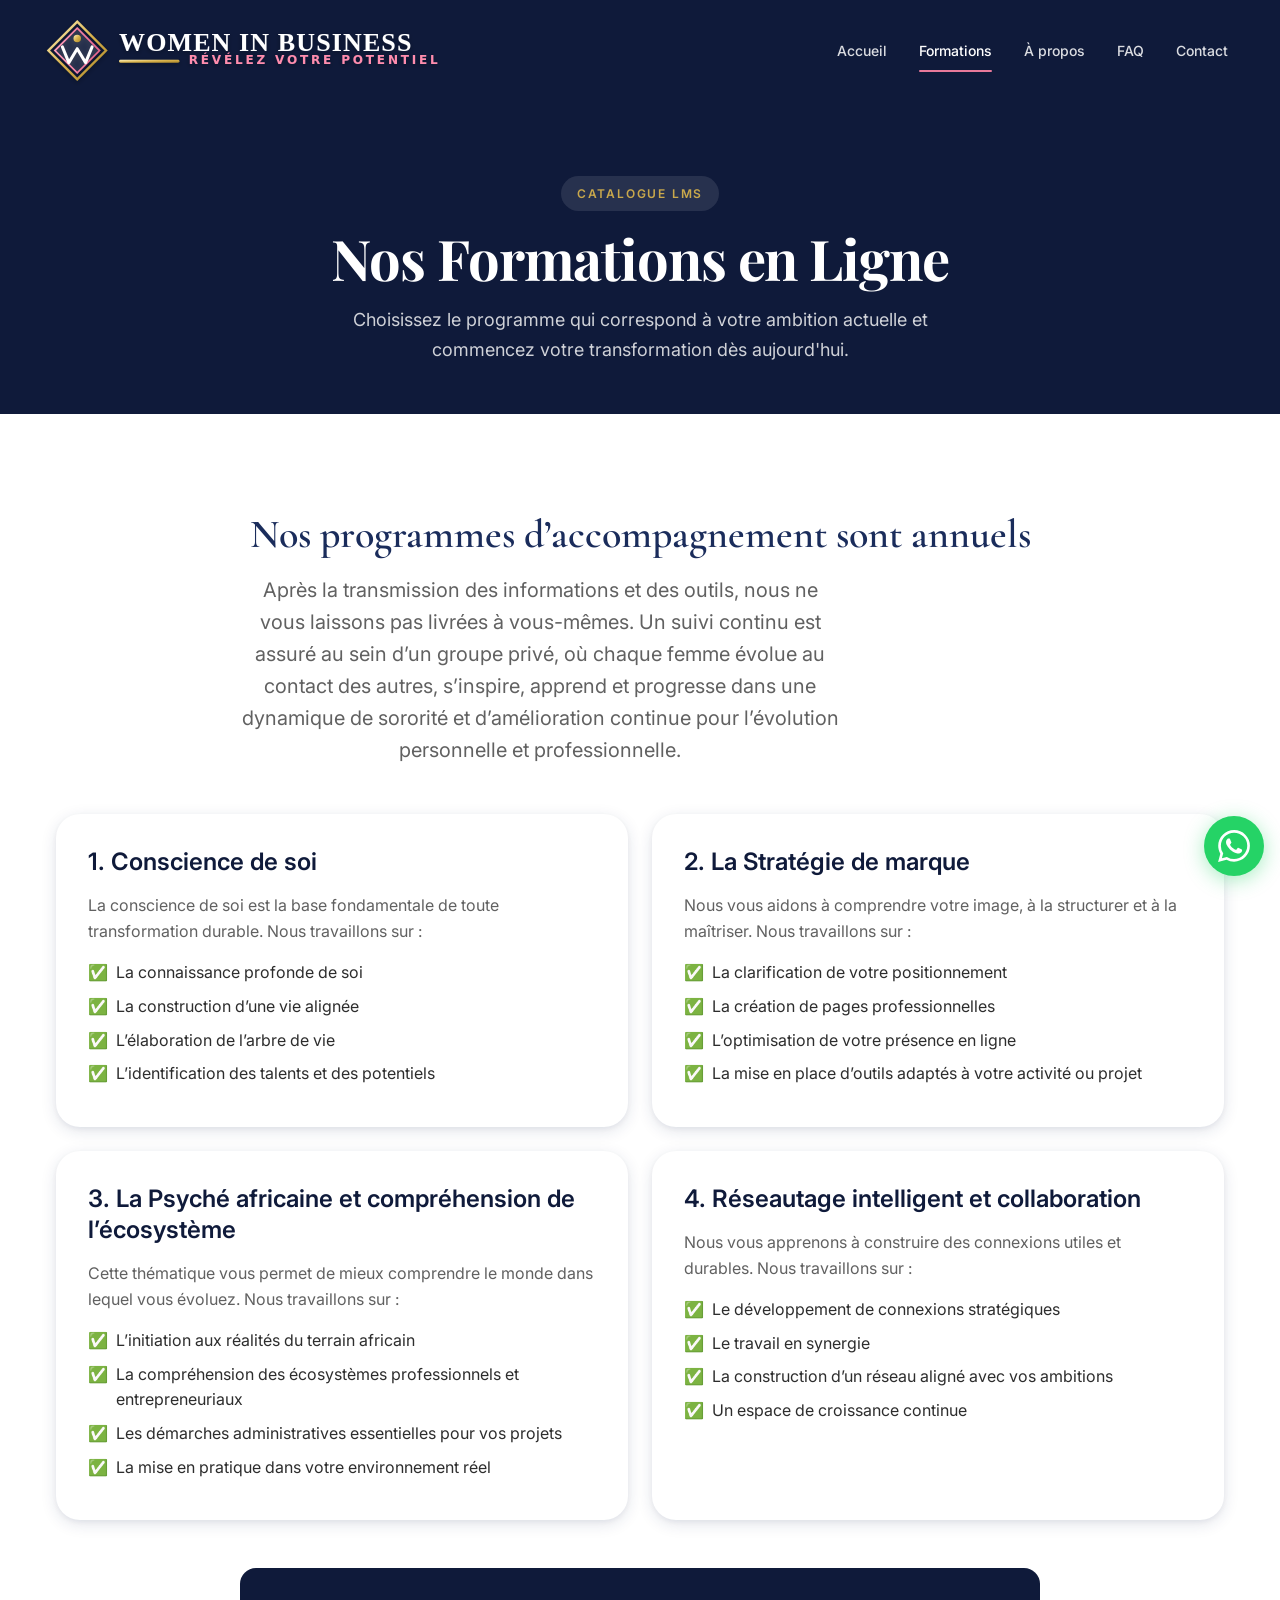
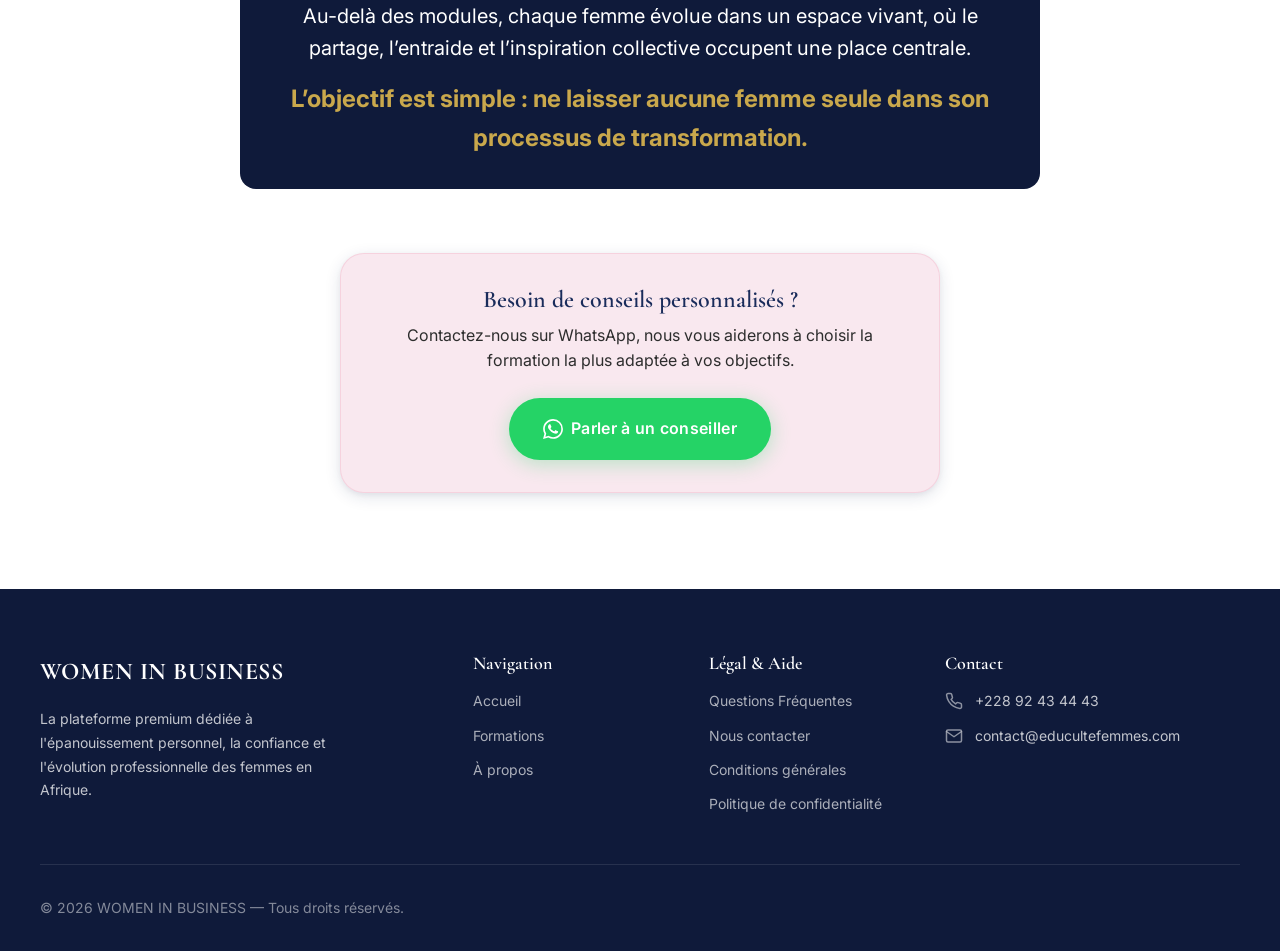
<file: formations.html>
<!DOCTYPE html>
<html lang="fr">
<head>
    <meta charset="UTF-8">
    <meta name="viewport" content="width=device-width, initial-scale=1.0">
    <title>Nos Formations | WOMEN IN BUSINESS</title>
    <meta name="description" content="Découvrez nos programmes de formation en ligne pour le développement personnel et professionnel des femmes.">
    
    <link rel="stylesheet" href="css/style.css">
    <link rel="stylesheet" href="css/components.css">
    <link rel="icon" href="assets/images/favicon.svg" type="image/svg+xml">
    <link rel="canonical" href="https://www.womeninbusiness-afrique.com/formations.html">
</head>
<body>
    <a href="#main-content" class="skip-nav">Aller au contenu principal</a>

    <!-- Header / Navigation -->
    <header class="site-header scrolled" style="background: var(--navy-deep);">
        <div class="header-inner">
            <a href="index.html" class="logo" style="text-decoration: none;">
                <img src="assets/images/logo.svg?v=2" alt="Logo Women In Business">
            </a>

            <!-- Desktop Nav -->
            <nav class="nav-desktop">
                <a href="index.html">Accueil</a>
                <a href="formations.html" class="active">Formations</a>
                <a href="a-propos.html">À propos</a>
                <a href="faq.html">FAQ</a>
                <a href="contact.html">Contact</a>
            </nav>

            <!-- Mobile Burger -->
            <button class="burger-btn" aria-expanded="false" aria-label="Ouvrir le menu">
                <span class="burger-line"></span>
                <span class="burger-line"></span>
                <span class="burger-line"></span>
            </button>
        </div>
    </header>

    <!-- Mobile Nav Overlay -->
    <div class="nav-overlay"></div>
    <nav class="nav-mobile" aria-label="Menu principal">
        <button class="nav-mobile-close" aria-label="Fermer le menu">&times;</button>
        <div class="logo" style="margin-bottom: var(--space-8);">
            <img src="assets/images/logo.svg?v=2" alt="Logo Women In Business">
        </div>
        <a href="index.html">Accueil</a>
        <a href="formations.html" class="active">Formations</a>
        <a href="a-propos.html">À propos</a>
        <a href="faq.html">FAQ</a>
        <a href="contact.html">Contact</a>
        
        <div class="nav-mobile-cta">
            <a href="https://wa.me/22892434443?text=Bonjour,%20je%20souhaite%20obtenir%20des%20informations%20sur%20les%20formations." class="btn btn-primary btn-full">Nous contacter</a>
        </div>
    </nav>

    <main id="main-content" style="padding-top: 80px;">
        
        <!-- Page Header -->
        <section class="bg-navy-deep text-center" style="padding-bottom: var(--space-12);">
            <div class="container">
                <span class="section-tag animate-fade-in-up" style="background: rgba(255,255,255,0.1); color: var(--gold);">Catalogue LMS</span>
                <h1 class="display-title animate-fade-in-up" style="color: var(--white); animation-delay: 0.1s; font-size: var(--text-4xl);">Nos Formations en Ligne</h1>
                <p class="section-subtitle mx-auto animate-fade-in-up" style="margin: var(--space-4) auto 0; color: rgba(255,255,255,0.8); animation-delay: 0.2s;">Choisissez le programme qui correspond à votre ambition actuelle et commencez votre transformation dès aujourd'hui.</p>
            </div>
        </section>

        <!-- Catalog Section -->
        <section class="bg-off-white">
            <div class="container">
                <div class="text-center reveal" style="max-width: 800px; margin: 0 auto var(--space-12);">
                    <h2 class="section-title">Nos programmes d’accompagnement sont annuels</h2>
                    <p class="section-subtitle" style="font-size: var(--text-lg); line-height: 1.6;">
                        Après la transmission des informations et des outils, nous ne vous laissons pas livrées à vous-mêmes. Un suivi continu est assuré au sein d’un groupe privé, où chaque femme évolue au contact des autres, s’inspire, apprend et progresse dans une dynamique de sororité et d’amélioration continue pour l’évolution personnelle et professionnelle.
                    </p>
                </div>

                <!-- Les 4 modules -->
                <div class="grid-2">
                    <div class="card reveal reveal-delay-1" style="padding: var(--space-8); background: var(--white);">
                        <h3 class="course-title" style="color: var(--navy-deep); margin-bottom: var(--space-4);">1. Conscience de soi</h3>
                        <p style="margin-bottom: var(--space-4); color: var(--gray-600);">La conscience de soi est la base fondamentale de toute transformation durable. Nous travaillons sur :</p>
                        <ul style="list-style: none; padding: 0;">
                            <li style="margin-bottom: var(--space-2); display: flex; gap: 8px;"><span>✅</span> La connaissance profonde de soi</li>
                            <li style="margin-bottom: var(--space-2); display: flex; gap: 8px;"><span>✅</span> La construction d’une vie alignée</li>
                            <li style="margin-bottom: var(--space-2); display: flex; gap: 8px;"><span>✅</span> L’élaboration de l’arbre de vie</li>
                            <li style="margin-bottom: var(--space-2); display: flex; gap: 8px;"><span>✅</span> L’identification des talents et des potentiels</li>
                        </ul>
                    </div>

                    <div class="card reveal reveal-delay-2" style="padding: var(--space-8); background: var(--white);">
                        <h3 class="course-title" style="color: var(--navy-deep); margin-bottom: var(--space-4);">2. La Stratégie de marque</h3>
                        <p style="margin-bottom: var(--space-4); color: var(--gray-600);">Nous vous aidons à comprendre votre image, à la structurer et à la maîtriser. Nous travaillons sur :</p>
                        <ul style="list-style: none; padding: 0;">
                            <li style="margin-bottom: var(--space-2); display: flex; gap: 8px;"><span>✅</span> La clarification de votre positionnement</li>

                            <li style="margin-bottom: var(--space-2); display: flex; gap: 8px;"><span>✅</span> La création de pages professionnelles</li>
                            <li style="margin-bottom: var(--space-2); display: flex; gap: 8px;"><span>✅</span> L’optimisation de votre présence en ligne</li>
                            <li style="margin-bottom: var(--space-2); display: flex; gap: 8px;"><span>✅</span> La mise en place d’outils adaptés à votre activité ou projet</li>
                        </ul>
                    </div>

                    <div class="card reveal reveal-delay-3" style="padding: var(--space-8); background: var(--white);">
                        <h3 class="course-title" style="color: var(--navy-deep); margin-bottom: var(--space-4);">3. La Psyché africaine et compréhension de l’écosystème</h3>
                        <p style="margin-bottom: var(--space-4); color: var(--gray-600);">Cette thématique vous permet de mieux comprendre le monde dans lequel vous évoluez. Nous travaillons sur :</p>
                        <ul style="list-style: none; padding: 0;">

                            <li style="margin-bottom: var(--space-2); display: flex; gap: 8px;"><span>✅</span> L’initiation aux réalités du terrain africain</li>
                            <li style="margin-bottom: var(--space-2); display: flex; gap: 8px;"><span>✅</span> La compréhension des écosystèmes professionnels et entrepreneuriaux</li>
                            <li style="margin-bottom: var(--space-2); display: flex; gap: 8px;"><span>✅</span> Les démarches administratives essentielles pour vos projets</li>
                            <li style="margin-bottom: var(--space-2); display: flex; gap: 8px;"><span>✅</span> La mise en pratique dans votre environnement réel</li>
                        </ul>
                    </div>

                    <div class="card reveal reveal-delay-4" style="padding: var(--space-8); background: var(--white);">
                        <h3 class="course-title" style="color: var(--navy-deep); margin-bottom: var(--space-4);">4. Réseautage intelligent et collaboration</h3>
                        <p style="margin-bottom: var(--space-4); color: var(--gray-600);">Nous vous apprenons à construire des connexions utiles et durables. Nous travaillons sur :</p>
                        <ul style="list-style: none; padding: 0;">
                            <li style="margin-bottom: var(--space-2); display: flex; gap: 8px;"><span>✅</span> Le développement de connexions stratégiques</li>
                            <li style="margin-bottom: var(--space-2); display: flex; gap: 8px;"><span>✅</span> Le travail en synergie</li>

                            <li style="margin-bottom: var(--space-2); display: flex; gap: 8px;"><span>✅</span> La construction d’un réseau aligné avec vos ambitions</li>
                            <li style="margin-bottom: var(--space-2); display: flex; gap: 8px;"><span>✅</span> Un espace de croissance continue</li>
                        </ul>
                    </div>
                </div>

                <div class="text-center reveal" style="max-width: 800px; margin: var(--space-12) auto 0; padding: var(--space-8); background: var(--navy-deep); color: var(--white); border-radius: var(--radius-lg);">
                    <p style="font-size: var(--text-lg); margin-bottom: var(--space-4);">Au-delà des modules, chaque femme évolue dans un espace vivant, où le partage, l’entraide et l’inspiration collective occupent une place centrale.</p>
                    <p style="font-size: var(--text-xl); font-weight: bold; color: var(--gold);">L’objectif est simple : ne laisser aucune femme seule dans son processus de transformation.</p>
                </div>

                <div class="text-center" style="margin-top: var(--space-16);">
                    <div class="card reveal" style="max-width: 600px; margin: 0 auto; padding: var(--space-8); background: var(--pink-light); border: 1px solid rgba(232,121,154,0.2);">
                        <h3 class="section-title" style="margin-bottom: var(--space-2); font-size: var(--text-xl);">Besoin de conseils personnalisés ?</h3>
                        <p style="margin-bottom: var(--space-6); color: var(--gray-800);">Contactez-nous sur WhatsApp, nous vous aiderons à choisir la formation la plus adaptée à vos objectifs.</p>
                        <a href="https://wa.me/22892434443?text=Bonjour,%20j'aimerais%20des%20conseils%20pour%20choisir%20une%20formation." class="btn btn-whatsapp">
                            <svg viewBox="0 0 24 24" fill="currentColor" style="width: 20px; height: 20px;"><path d="M17.472 14.382c-.297-.149-1.758-.867-2.03-.967-.273-.099-.471-.148-.67.15-.197.297-.767.966-.94 1.164-.173.199-.347.223-.644.075-.297-.15-1.255-.463-2.39-1.475-.883-.788-1.48-1.761-1.653-2.059-.173-.297-.018-.458.13-.606.134-.133.298-.347.446-.52.149-.174.198-.298.298-.497.099-.198.05-.371-.025-.52-.075-.149-.669-1.612-.916-2.207-.242-.579-.487-.5-.669-.51a12.8 12.8 0 0 0-.57-.01c-.198 0-.52.074-.792.372-.272.297-1.04 1.016-1.04 2.479 0 1.462 1.065 2.875 1.213 3.074.149.198 2.096 3.2 5.077 4.487.709.306 1.262.489 1.694.625.712.227 1.36.195 1.871.118.571-.085 1.758-.719 2.006-1.413.248-.694.248-1.289.173-1.413-.074-.124-.272-.198-.57-.347m-5.421 7.403h-.004a9.87 9.87 0 0 1-5.031-1.378l-.361-.214-3.741.982.998-3.648-.235-.374a9.86 9.86 0 0 1-1.51-5.26c.001-5.45 4.436-9.884 9.888-9.884 2.64 0 5.122 1.03 6.988 2.898a9.825 9.825 0 0 1 2.893 6.994c-.003 5.45-4.437 9.884-9.885 9.884m8.413-18.297A11.815 11.815 0 0 0 12.05 0C5.495 0 .16 5.335.157 11.892c0 2.096.547 4.142 1.588 5.945L.057 24l6.305-1.654a11.882 11.882 0 0 0 5.683 1.448h.005c6.554 0 11.89-5.335 11.893-11.893a11.821 11.821 0 0 0-3.48-8.413Z"/></svg>
                            Parler à un conseiller
                        </a>
                    </div>
                </div>
            </div>
        </section>

    </main>

    <!-- Footer -->
    <footer class="site-footer">
        <!-- Même footer que index.html pour la continuité -->
        <div class="footer-grid">
            <div class="footer-brand">
                <span class="logo-main" style="display: block;">WOMEN IN BUSINESS</span>
                <p>La plateforme premium dédiée à l'épanouissement personnel, la confiance et l'évolution professionnelle des femmes en Afrique.</p>
            </div>
            
            <div>
                <h4 class="footer-title">Navigation</h4>
                <div class="footer-links">
                    <a href="index.html">Accueil</a>
                    <a href="formations.html">Formations</a>
                    <a href="a-propos.html">À propos</a>
                </div>
            </div>

            <div>
                <h4 class="footer-title">Légal & Aide</h4>
                <div class="footer-links">
                    <a href="faq.html">Questions Fréquentes</a>
                    <a href="contact.html">Nous contacter</a>
                    <a href="#">Conditions générales</a>
                    <a href="#">Politique de confidentialité</a>
                </div>
            </div>

            <div>
                <h4 class="footer-title">Contact</h4>
                <div class="footer-contact-item">
                    <svg viewBox="0 0 24 24" fill="none" stroke="currentColor" stroke-width="2" stroke-linecap="round" stroke-linejoin="round"><path d="M22 16.92v3a2 2 0 0 1-2.18 2 19.79 19.79 0 0 1-8.63-3.07 19.5 19.5 0 0 1-6-6 19.79 19.79 0 0 1-3.07-8.67A2 2 0 0 1 4.11 2h3a2 2 0 0 1 2 1.72 12.84 12.84 0 0 0 .7 2.81 2 2 0 0 1-.45 2.11L8.09 9.91a16 16 0 0 0 6 6l1.27-1.27a2 2 0 0 1 2.11-.45 12.84 12.84 0 0 0 2.81.7A2 2 0 0 1 22 16.92z"></path></svg>
                    <span>+228 92 43 44 43</span>
                </div>
                <div class="footer-contact-item">
                    <svg viewBox="0 0 24 24" fill="none" stroke="currentColor" stroke-width="2" stroke-linecap="round" stroke-linejoin="round"><path d="M4 4h16c1.1 0 2 .9 2 2v12c0 1.1-.9 2-2 2H4c-1.1 0-2-.9-2-2V6c0-1.1.9-2 2-2z"></path><polyline points="22,6 12,13 2,6"></polyline></svg>
                    <span>contact@educultefemmes.com</span>
                </div>
            </div>
        </div>

        <div class="footer-bottom">
            <p>&copy; 2026 WOMEN IN BUSINESS — Tous droits réservés.</p>
        </div>
    </footer>

    <!-- Floating WhatsApp Button -->
    <a href="https://wa.me/22892434443" class="whatsapp-float" aria-label="Discuter sur WhatsApp" target="_blank" rel="noopener">
        <span class="tooltip">Besoin d'aide ?</span>
        <svg viewBox="0 0 24 24"><path d="M17.472 14.382c-.297-.149-1.758-.867-2.03-.967-.273-.099-.471-.148-.67.15-.197.297-.767.966-.94 1.164-.173.199-.347.223-.644.075-.297-.15-1.255-.463-2.39-1.475-.883-.788-1.48-1.761-1.653-2.059-.173-.297-.018-.458.13-.606.134-.133.298-.347.446-.52.149-.174.198-.298.298-.497.099-.198.05-.371-.025-.52-.075-.149-.669-1.612-.916-2.207-.242-.579-.487-.5-.669-.51a12.8 12.8 0 0 0-.57-.01c-.198 0-.52.074-.792.372-.272.297-1.04 1.016-1.04 2.479 0 1.462 1.065 2.875 1.213 3.074.149.198 2.096 3.2 5.077 4.487.709.306 1.262.489 1.694.625.712.227 1.36.195 1.871.118.571-.085 1.758-.719 2.006-1.413.248-.694.248-1.289.173-1.413-.074-.124-.272-.198-.57-.347m-5.421 7.403h-.004a9.87 9.87 0 0 1-5.031-1.378l-.361-.214-3.741.982.998-3.648-.235-.374a9.86 9.86 0 0 1-1.51-5.26c.001-5.45 4.436-9.884 9.888-9.884 2.64 0 5.122 1.03 6.988 2.898a9.825 9.825 0 0 1 2.893 6.994c-.003 5.45-4.437 9.884-9.885 9.884m8.413-18.297A11.815 11.815 0 0 0 12.05 0C5.495 0 .16 5.335.157 11.892c0 2.096.547 4.142 1.588 5.945L.057 24l6.305-1.654a11.882 11.882 0 0 0 5.683 1.448h.005c6.554 0 11.89-5.335 11.893-11.893a11.821 11.821 0 0 0-3.48-8.413Z"/></svg>
    </a>

    <!-- Scripts -->
    <script src="js/main.js"></script>
    <script src="js/courses.js"></script>
</body>
</html>
</file>
<file: css/style.css>
/* ============================================================
   EDUCULTE FEMMES — Design System Global
   Mobile First | Premium | Feminine | Professional
   ============================================================ */

/* ── Google Fonts ─────────────────────────────────────────── */
@import url('https://fonts.googleapis.com/css2?family=Cormorant+Garamond:ital,wght@0,300;0,400;0,600;1,300;1,400&family=Inter:wght@300;400;500;600;700&family=Playfair+Display:ital,wght@0,400;0,700;1,400&display=swap');

/* ── Design Tokens ────────────────────────────────────────── */
:root {
  /* Colors */
  --navy:          #1a2c5b;
  --navy-deep:     #0f1a3a;
  --navy-mid:      #243a72;
  --navy-light:    #2d4a8c;
  --pink:          #e8799a;
  --pink-deep:     #d45c7e;
  --pink-light:    #f9e8ef;
  --pink-pale:     #fdf3f7;
  --gold:          #c9a84c;
  --gold-light:    #e8d08a;
  --white:         #ffffff;
  --off-white:     #fafafa;
  --gray-100:      #f5f5f5;
  --gray-200:      #eeeeee;
  --gray-400:      #9e9e9e;
  --gray-600:      #616161;
  --gray-800:      #2d2d2d;
  --success:       #2e7d32;
  --whatsapp:      #25d366;

  /* Typography */
  --font-serif:    'Cormorant Garamond', 'Playfair Display', Georgia, serif;
  --font-display:  'Playfair Display', Georgia, serif;
  --font-body:     'Inter', -apple-system, BlinkMacSystemFont, sans-serif;

  /* Font Sizes — fluid */
  --text-xs:    clamp(0.7rem,  1.5vw, 0.75rem);
  --text-sm:    clamp(0.8rem,  2vw,   0.875rem);
  --text-base:  clamp(0.9rem,  2.5vw, 1rem);
  --text-md:    clamp(1rem,    2.5vw, 1.125rem);
  --text-lg:    clamp(1.1rem,  3vw,   1.25rem);
  --text-xl:    clamp(1.25rem, 3.5vw, 1.5rem);
  --text-2xl:   clamp(1.5rem,  4vw,   2rem);
  --text-3xl:   clamp(1.875rem,5vw,   2.5rem);
  --text-4xl:   clamp(2.25rem, 6vw,   3.5rem);
  --text-hero:  clamp(2.5rem,  8vw,   5rem);

  /* Spacing */
  --space-1:    0.25rem;
  --space-2:    0.5rem;
  --space-3:    0.75rem;
  --space-4:    1rem;
  --space-5:    1.25rem;
  --space-6:    1.5rem;
  --space-8:    2rem;
  --space-10:   2.5rem;
  --space-12:   3rem;
  --space-16:   4rem;
  --space-20:   5rem;
  --space-24:   6rem;

  /* Border radius */
  --radius-sm:  4px;
  --radius-md:  8px;
  --radius-lg:  16px;
  --radius-xl:  24px;
  --radius-2xl: 32px;
  --radius-full: 9999px;

  /* Shadows */
  --shadow-sm:  0 1px 3px rgba(26,44,91,0.08), 0 1px 2px rgba(26,44,91,0.04);
  --shadow-md:  0 4px 16px rgba(26,44,91,0.12), 0 2px 6px rgba(26,44,91,0.06);
  --shadow-lg:  0 10px 40px rgba(26,44,91,0.15), 0 4px 12px rgba(26,44,91,0.08);
  --shadow-xl:  0 20px 60px rgba(26,44,91,0.20), 0 8px 20px rgba(26,44,91,0.10);
  --shadow-pink: 0 8px 30px rgba(232,121,154,0.30);
  --shadow-gold: 0 4px 20px rgba(201,168,76,0.25);

  /* Transitions */
  --transition-fast:   0.15s ease;
  --transition-base:   0.3s ease;
  --transition-slow:   0.5s ease;
  --transition-spring: 0.4s cubic-bezier(0.34, 1.56, 0.64, 1);

  /* Z-index */
  --z-base:     1;
  --z-dropdown: 100;
  --z-sticky:   200;
  --z-modal:    300;
  --z-toast:    400;
}

/* ── CSS Reset ────────────────────────────────────────────── */
*, *::before, *::after {
  box-sizing: border-box;
  margin: 0;
  padding: 0;
}

html {
  scroll-behavior: smooth;
  -webkit-text-size-adjust: 100%;
  font-size: 16px;
  overflow-x: hidden;
}

body {
  font-family: var(--font-body);
  font-size: var(--text-base);
  line-height: 1.6;
  color: var(--gray-800);
  background-color: var(--white);
  overflow-x: hidden;
  -webkit-font-smoothing: antialiased;
  -moz-osx-font-smoothing: grayscale;
}

img {
  max-width: 100%;
  height: auto;
  display: block;
}

a {
  color: inherit;
  text-decoration: none;
}

button {
  cursor: pointer;
  font-family: inherit;
  border: none;
  background: none;
}

ul, ol {
  list-style: none;
}

/* ── Skip Navigation ──────────────────────────────────────── */
.skip-nav {
  position: absolute;
  top: -100%;
  left: 0;
  padding: var(--space-3) var(--space-6);
  background: var(--navy);
  color: var(--white);
  font-weight: 600;
  z-index: 9999;
  border-radius: 0 0 var(--radius-md) 0;
  transition: top var(--transition-fast);
}
.skip-nav:focus {
  top: 0;
}

/* ── Typography ───────────────────────────────────────────── */
h1, h2, h3, h4, h5, h6 {
  font-family: var(--font-serif);
  line-height: 1.2;
  color: var(--navy);
  font-weight: 600;
}

h1 { font-size: var(--text-4xl); }
h2 { font-size: var(--text-3xl); }
h3 { font-size: var(--text-2xl); }
h4 { font-size: var(--text-xl); }
h5 { font-size: var(--text-lg); }
h6 { font-size: var(--text-md); }

.display-title {
  font-family: var(--font-display);
  font-size: var(--text-hero);
  font-weight: 700;
  line-height: 1.1;
  letter-spacing: -0.02em;
}

.section-title {
  font-family: var(--font-serif);
  font-size: var(--text-3xl);
  font-weight: 600;
  color: var(--navy);
  margin-bottom: var(--space-4);
}

.section-subtitle {
  font-size: var(--text-md);
  color: var(--gray-600);
  line-height: 1.7;
  max-width: 600px;
}

.gold-text {
  color: var(--gold);
}

.pink-text {
  color: var(--pink);
}

.italic-serif {
  font-family: var(--font-serif);
  font-style: italic;
}

/* ── Section Layout ───────────────────────────────────────── */
section {
  padding: var(--space-16) var(--space-4);
}

.container {
  width: 100%;
  max-width: 1200px;
  margin: 0 auto;
  padding: 0 var(--space-4);
}

.section-header {
  text-align: center;
  margin-bottom: var(--space-12);
}

.section-tag {
  display: inline-block;
  font-family: var(--font-body);
  font-size: var(--text-xs);
  font-weight: 600;
  letter-spacing: 0.15em;
  text-transform: uppercase;
  color: var(--pink);
  background: var(--pink-light);
  padding: var(--space-2) var(--space-4);
  border-radius: var(--radius-full);
  margin-bottom: var(--space-4);
}

.divider-gold {
  width: 60px;
  height: 3px;
  background: linear-gradient(90deg, var(--gold), var(--pink));
  border-radius: var(--radius-full);
  margin: var(--space-4) auto var(--space-6);
}

/* ── Buttons ──────────────────────────────────────────────── */
.btn {
  display: inline-flex;
  align-items: center;
  justify-content: center;
  gap: var(--space-2);
  padding: var(--space-4) var(--space-8);
  font-family: var(--font-body);
  font-size: var(--text-base);
  font-weight: 600;
  border-radius: var(--radius-full);
  cursor: pointer;
  transition: all var(--transition-spring);
  border: 2px solid transparent;
  min-height: 52px;
  white-space: nowrap;
  position: relative;
  overflow: hidden;
  letter-spacing: 0.02em;
  max-width: 100%;
  -webkit-tap-highlight-color: transparent;
}

.btn::after {
  content: '';
  position: absolute;
  inset: 0;
  background: rgba(255,255,255,0.1);
  opacity: 0;
  transition: opacity var(--transition-fast);
}

.btn:hover::after { opacity: 1; }

.btn-primary {
  background: linear-gradient(135deg, var(--pink), var(--pink-deep));
  color: var(--white);
  box-shadow: var(--shadow-pink);
}
.btn-primary:hover {
  transform: translateY(-2px);
  box-shadow: 0 12px 40px rgba(232,121,154,0.45);
}
.btn-primary:active { transform: translateY(0); }

.btn-secondary {
  background: transparent;
  color: var(--white);
  border-color: rgba(255,255,255,0.6);
}
.btn-secondary:hover {
  background: rgba(255,255,255,0.15);
  border-color: var(--white);
  transform: translateY(-2px);
}

.btn-navy {
  background: linear-gradient(135deg, var(--navy), var(--navy-mid));
  color: var(--white);
  box-shadow: var(--shadow-md);
}
.btn-navy:hover {
  transform: translateY(-2px);
  box-shadow: var(--shadow-lg);
}

.btn-outline-navy {
  background: transparent;
  color: var(--navy);
  border-color: var(--navy);
}
.btn-outline-navy:hover {
  background: var(--navy);
  color: var(--white);
  transform: translateY(-2px);
}

.btn-gold {
  background: linear-gradient(135deg, var(--gold), var(--gold-light));
  color: var(--navy-deep);
  font-weight: 700;
  box-shadow: var(--shadow-gold);
}
.btn-gold:hover {
  transform: translateY(-2px);
  box-shadow: 0 12px 40px rgba(201,168,76,0.40);
}

.btn-whatsapp {
  background: var(--whatsapp);
  color: var(--white);
  box-shadow: 0 4px 20px rgba(37,211,102,0.30);
}
.btn-whatsapp:hover {
  transform: translateY(-2px);
  box-shadow: 0 8px 30px rgba(37,211,102,0.45);
}

.btn-lg {
  padding: var(--space-5) var(--space-10);
  font-size: var(--text-md);
  min-height: 60px;
}

.btn-sm {
  padding: var(--space-3) var(--space-6);
  font-size: var(--text-sm);
  min-height: 44px;
}

.btn-full {
  width: 100%;
}

/* ── Cards ────────────────────────────────────────────────── */
.card {
  background: var(--white);
  border-radius: var(--radius-xl);
  box-shadow: var(--shadow-md);
  overflow: hidden;
  transition: all var(--transition-base);
}

.card:hover {
  transform: translateY(-6px);
  box-shadow: var(--shadow-xl);
}

/* ── Badges ───────────────────────────────────────────────── */
.badge {
  display: inline-flex;
  align-items: center;
  gap: var(--space-1);
  padding: var(--space-1) var(--space-3);
  border-radius: var(--radius-full);
  font-size: var(--text-xs);
  font-weight: 600;
}
.badge-pink {
  background: var(--pink-light);
  color: var(--pink-deep);
}
.badge-navy {
  background: rgba(26,44,91,0.1);
  color: var(--navy);
}
.badge-gold {
  background: linear-gradient(135deg, var(--gold), var(--gold-light));
  color: var(--navy-deep);
}

/* ── Utility ──────────────────────────────────────────────── */
.text-center { text-align: center; }
.text-left   { text-align: left;   }
.text-right  { text-align: right;  }

.flex         { display: flex; }
.flex-col     { flex-direction: column; }
.items-center { align-items: center; }
.justify-center { justify-content: center; }
.gap-4        { gap: var(--space-4); }

.grid-2 {
  display: grid;
  grid-template-columns: 1fr;
  gap: var(--space-6);
}

.grid-3 {
  display: grid;
  grid-template-columns: 1fr;
  gap: var(--space-6);
}

@media (min-width: 640px) {
  .grid-2 { grid-template-columns: repeat(2, 1fr); }
  .grid-3 { grid-template-columns: repeat(2, 1fr); }
}

@media (min-width: 1024px) {
  .grid-3 { grid-template-columns: repeat(3, 1fr); }
}

.sr-only {
  position: absolute;
  width: 1px;
  height: 1px;
  padding: 0;
  margin: -1px;
  overflow: hidden;
  clip: rect(0,0,0,0);
  white-space: nowrap;
  border: 0;
}

/* ── Section Backgrounds ──────────────────────────────────── */
.bg-white   { background: var(--white); }
.bg-pink-pale { background: var(--pink-pale); }
.bg-navy    { background: var(--navy); color: var(--white); }
.bg-navy-deep { background: var(--navy-deep); color: var(--white); }
.bg-gradient-hero {
  background: linear-gradient(135deg, var(--navy-deep) 0%, var(--navy) 50%, var(--navy-mid) 100%);
}

/* ── WhatsApp Float Button ────────────────────────────────── */
.whatsapp-float {
  position: fixed;
  bottom: var(--space-6);
  right: var(--space-4);
  width: 60px;
  height: 60px;
  background: var(--whatsapp);
  border-radius: var(--radius-full);
  display: flex;
  align-items: center;
  justify-content: center;
  box-shadow: 0 4px 20px rgba(37,211,102,0.4);
  z-index: var(--z-toast);
  transition: all var(--transition-spring);
  -webkit-tap-highlight-color: transparent;
}

.whatsapp-float:hover {
  transform: scale(1.1);
  box-shadow: 0 8px 30px rgba(37,211,102,0.5);
}

.whatsapp-float svg {
  width: 32px;
  height: 32px;
  fill: var(--white);
}

.whatsapp-float .tooltip {
  position: absolute;
  right: 70px;
  background: var(--navy-deep);
  color: var(--white);
  padding: var(--space-2) var(--space-4);
  border-radius: var(--radius-md);
  font-size: var(--text-sm);
  white-space: nowrap;
  opacity: 0;
  pointer-events: none;
  transition: opacity var(--transition-base);
}

.whatsapp-float:hover .tooltip {
  opacity: 1;
}

/* ── Header / Navigation ──────────────────────────────────── */
.site-header {
  position: fixed;
  top: 0;
  left: 0;
  right: 0;
  z-index: var(--z-sticky);
  padding: var(--space-4);
  transition: all var(--transition-base);
}

.site-header.scrolled {
  background: rgba(15, 26, 58, 0.97);
  backdrop-filter: blur(20px);
  -webkit-backdrop-filter: blur(20px);
  box-shadow: 0 2px 30px rgba(0,0,0,0.2);
  padding: var(--space-3) var(--space-4);
}

.header-inner {
  max-width: 1200px;
  margin: 0 auto;
  display: flex;
  align-items: center;
  justify-content: space-between;
}

.logo {
  display: flex;
  align-items: center;
  line-height: 1;
}

.logo img {
  height: 52px;
  width: auto;
  max-width: 100%;
  object-fit: contain;
  transition: all var(--transition-base);
}

@media (min-width: 768px) {
  .logo img {
    height: 62px;
    max-width: 100%;
  }
}

@media (min-width: 1024px) {
  .logo img {
    height: 70px;
    max-width: 100%;
  }
}

.nav-mobile .logo img {
  height: 50px;
  max-width: 100%;
}

.logo-main {
  font-family: var(--font-serif);
  font-size: var(--text-xl);
  font-weight: 700;
  color: var(--white);
  letter-spacing: 0.02em;
}

.logo-sub {
  font-family: var(--font-body);
  font-size: var(--text-xs);
  color: var(--pink-light);
  letter-spacing: 0.15em;
  text-transform: uppercase;
  margin-top: 2px;
}

.logo-accent {
  color: var(--pink);
}

/* Desktop nav */
.nav-desktop {
  display: none;
}

.nav-desktop a {
  font-family: var(--font-body);
  font-size: var(--text-sm);
  font-weight: 500;
  color: rgba(255,255,255,0.85);
  padding: var(--space-2) var(--space-3);
  border-radius: var(--radius-md);
  transition: all var(--transition-fast);
  position: relative;
}

.nav-desktop a::after {
  content: '';
  position: absolute;
  bottom: -2px;
  left: var(--space-3);
  right: var(--space-3);
  height: 2px;
  background: var(--pink);
  border-radius: var(--radius-full);
  transform: scaleX(0);
  transition: transform var(--transition-base);
}

.nav-desktop a:hover {
  color: var(--white);
}

.nav-desktop a:hover::after,
.nav-desktop a.active::after {
  transform: scaleX(1);
}

.nav-desktop a.active {
  color: var(--white);
}

/* Burger button */
.burger-btn {
  display: flex;
  flex-direction: column;
  gap: 5px;
  padding: var(--space-2);
  background: rgba(255,255,255,0.1);
  border-radius: var(--radius-md);
  transition: background var(--transition-fast);
  min-width: 44px;
  min-height: 44px;
  align-items: center;
  justify-content: center;
}

.burger-btn:hover {
  background: rgba(255,255,255,0.2);
}

.burger-line {
  display: block;
  width: 22px;
  height: 2px;
  background: var(--white);
  border-radius: var(--radius-full);
  transition: all var(--transition-base);
}

.burger-btn[aria-expanded="true"] .burger-line:nth-child(1) {
  transform: translateY(7px) rotate(45deg);
}
.burger-btn[aria-expanded="true"] .burger-line:nth-child(2) {
  opacity: 0;
}
.burger-btn[aria-expanded="true"] .burger-line:nth-child(3) {
  transform: translateY(-7px) rotate(-45deg);
}

/* Mobile nav drawer */
.nav-mobile {
  position: fixed;
  top: 0;
  right: 0;
  bottom: 0;
  width: min(320px, 85vw);
  background: var(--navy-deep);
  z-index: var(--z-modal);
  transform: translateX(100%);
  transition: transform var(--transition-slow);
  padding: var(--space-20) var(--space-8) var(--space-8);
  display: flex;
  flex-direction: column;
  gap: var(--space-2);
  overflow-y: auto;
}

.nav-mobile.open {
  transform: translateX(0);
}

.nav-mobile a {
  display: block;
  font-size: var(--text-lg);
  font-family: var(--font-serif);
  color: rgba(255,255,255,0.85);
  padding: var(--space-4) 0;
  border-bottom: 1px solid rgba(255,255,255,0.08);
  transition: color var(--transition-fast);
}

.nav-mobile a:hover,
.nav-mobile a.active {
  color: var(--pink);
}

.nav-overlay {
  position: fixed;
  inset: 0;
  background: rgba(0,0,0,0.5);
  z-index: calc(var(--z-modal) - 1);
  opacity: 0;
  pointer-events: none;
  transition: opacity var(--transition-base);
  backdrop-filter: blur(4px);
}

.nav-overlay.open {
  opacity: 1;
  pointer-events: all;
}

.nav-mobile-close {
  position: absolute;
  top: var(--space-6);
  right: var(--space-6);
  width: 44px;
  height: 44px;
  display: flex;
  align-items: center;
  justify-content: center;
  background: rgba(255,255,255,0.1);
  border-radius: var(--radius-full);
  color: var(--white);
  font-size: var(--text-xl);
  transition: background var(--transition-fast);
}
.nav-mobile-close:hover {
  background: rgba(255,255,255,0.2);
}

.nav-mobile-cta {
  margin-top: auto;
  padding-top: var(--space-8);
}

/* ── Footer ───────────────────────────────────────────────── */
.site-footer {
  background: var(--navy-deep);
  color: rgba(255,255,255,0.75);
  padding: var(--space-16) var(--space-4) var(--space-8);
}

.footer-grid {
  display: grid;
  grid-template-columns: 1fr;
  gap: var(--space-10);
  max-width: 1200px;
  margin: 0 auto;
}

.footer-brand p {
  margin-top: var(--space-4);
  font-size: var(--text-sm);
  line-height: 1.7;
  max-width: 300px;
}

.footer-title {
  font-family: var(--font-serif);
  font-size: var(--text-md);
  color: var(--white);
  margin-bottom: var(--space-4);
}

.footer-links {
  display: flex;
  flex-direction: column;
  gap: var(--space-3);
}

.footer-links a {
  font-size: var(--text-sm);
  color: rgba(255,255,255,0.65);
  transition: color var(--transition-fast);
}

.footer-links a:hover {
  color: var(--pink);
}

.footer-contact-item {
  display: flex;
  align-items: center;
  gap: var(--space-3);
  font-size: var(--text-sm);
  margin-bottom: var(--space-3);
}

.footer-contact-item svg {
  width: 18px;
  height: 18px;
  flex-shrink: 0;
  opacity: 0.7;
}

.footer-bottom {
  border-top: 1px solid rgba(255,255,255,0.1);
  margin-top: var(--space-12);
  padding-top: var(--space-8);
  display: flex;
  flex-direction: column;
  gap: var(--space-4);
  align-items: center;
  text-align: center;
  max-width: 1200px;
  margin-left: auto;
  margin-right: auto;
}

.footer-bottom p {
  font-size: var(--text-sm);
  opacity: 0.65;
}

/* ── Payment Cards ────────────────────────────────────────── */
.payment-card {
  background: rgba(255,255,255,0.05);
  border: 1px solid rgba(255,255,255,0.1);
  border-radius: var(--radius-xl);
  padding: var(--space-8);
  text-align: center;
  transition: all var(--transition-base);
}

.payment-card:hover {
  background: rgba(255,255,255,0.08);
  border-color: rgba(232,121,154,0.3);
  transform: translateY(-4px);
}

.payment-icon {
  width: 60px;
  height: 60px;
  border-radius: var(--radius-full);
  display: flex;
  align-items: center;
  justify-content: center;
  margin: 0 auto var(--space-4);
  font-size: var(--text-2xl);
}

/* ── Form Styles ──────────────────────────────────────────── */
.form-group {
  margin-bottom: var(--space-5);
}

.form-label {
  display: block;
  font-size: var(--text-sm);
  font-weight: 600;
  color: var(--navy);
  margin-bottom: var(--space-2);
}

.form-input,
.form-textarea,
.form-select {
  width: 100%;
  padding: var(--space-4) var(--space-5);
  font-family: var(--font-body);
  font-size: var(--text-base);
  color: var(--gray-800);
  background: var(--white);
  border: 2px solid var(--gray-200);
  border-radius: var(--radius-lg);
  outline: none;
  transition: border-color var(--transition-fast), box-shadow var(--transition-fast);
  min-height: 52px;
}

.form-input:focus,
.form-textarea:focus,
.form-select:focus {
  border-color: var(--pink);
  box-shadow: 0 0 0 4px rgba(232,121,154,0.12);
}

.form-textarea {
  min-height: 140px;
  resize: vertical;
}

/* ── Responsive ───────────────────────────────────────────── */
@media (min-width: 768px) {
  .nav-desktop {
    display: flex;
    align-items: center;
    gap: var(--space-2);
  }

  .burger-btn {
    display: none;
  }

  .footer-grid {
    grid-template-columns: repeat(2, 1fr);
  }

  .footer-bottom {
    flex-direction: row;
    justify-content: space-between;
    text-align: left;
    margin-top: var(--space-12);
  }

  section {
    padding: var(--space-20) var(--space-6);
  }
}

@media (min-width: 1024px) {
  .footer-grid {
    grid-template-columns: 2fr 1fr 1fr 1.5fr;
  }

  section {
    padding: var(--space-24) var(--space-8);
  }
}

/* ── Trust Badges ─────────────────────────────────────────── */
.trust-badge {
  display: flex;
  align-items: center;
  gap: var(--space-2);
  font-size: var(--text-sm);
  color: rgba(255,255,255,0.8);
}

.trust-badge svg {
  width: 20px;
  height: 20px;
  color: var(--gold);
}

/* ── Star Rating ──────────────────────────────────────────── */
.stars {
  display: flex;
  gap: 2px;
  color: var(--gold);
}

.stars svg {
  width: 18px;
  height: 18px;
  fill: currentColor;
}

/* ── Scarcity / Urgency ───────────────────────────────────── */
.urgency-bar {
  background: linear-gradient(135deg, var(--pink-deep), var(--pink));
  color: var(--white);
  text-align: center;
  padding: var(--space-3) var(--space-4);
  font-size: var(--text-sm);
  font-weight: 600;
  letter-spacing: 0.02em;
}

.urgency-bar a {
  color: var(--white);
  text-decoration: underline;
}

/* ── Progress Bar ─────────────────────────────────────────── */
.progress-bar {
  height: 8px;
  background: var(--gray-200);
  border-radius: var(--radius-full);
  overflow: hidden;
}

.progress-fill {
  height: 100%;
  background: linear-gradient(90deg, var(--pink), var(--pink-deep));
  border-radius: var(--radius-full);
  transition: width 0.8s ease;
}

/* ── Animations ───────────────────────────────────────────── */
@keyframes fadeInUp {
  from {
    opacity: 0;
    transform: translateY(30px);
  }
  to {
    opacity: 1;
    transform: translateY(0);
  }
}

@keyframes fadeIn {
  from { opacity: 0; }
  to   { opacity: 1; }
}

@keyframes slideInRight {
  from {
    opacity: 0;
    transform: translateX(30px);
  }
  to {
    opacity: 1;
    transform: translateX(0);
  }
}

@keyframes pulse-ring {
  0%   { transform: scale(1); opacity: 0.6; }
  100% { transform: scale(1.5); opacity: 0; }
}

@keyframes float {
  0%, 100% { transform: translateY(0); }
  50%       { transform: translateY(-10px); }
}

.animate-fade-in-up {
  animation: fadeInUp 0.7s ease forwards;
}

.animate-float {
  animation: float 4s ease-in-out infinite;
}

/* Intersection Observer reveal */
.reveal {
  opacity: 0;
  transform: translateY(30px);
  transition: opacity 0.7s ease, transform 0.7s ease;
}

.reveal.visible {
  opacity: 1;
  transform: translateY(0);
}

.reveal-delay-1 { transition-delay: 0.1s; }
.reveal-delay-2 { transition-delay: 0.2s; }
.reveal-delay-3 { transition-delay: 0.3s; }
.reveal-delay-4 { transition-delay: 0.4s; }

@media (prefers-reduced-motion: reduce) {
  *, *::before, *::after {
    animation-duration: 0.01ms !important;
    transition-duration: 0.01ms !important;
  }
}

/* Responsive buttons on mobile */
@media (max-width: 767px) {
  .btn {
    white-space: normal;
    text-align: center;
    padding: var(--space-3) var(--space-6);
  }
  .btn-lg {
    padding: var(--space-4) var(--space-6);
    font-size: var(--text-base);
    min-height: 52px;
  }
}
</file>
<file: css/components.css>
/* ============================================================
   EDUCULTE FEMMES — Components CSS
   Cards, Navigation specifics, FAQ, Dashboard, etc.
   ============================================================ */

/* ── Hero Section ─────────────────────────────────────────── */
.hero {
    position: relative;
    min-height: 100vh;
    display: flex;
    align-items: center;
    overflow: hidden;
    padding-top: var(--space-24);
}

.hero-bg {
    position: absolute;
    inset: 0;
    z-index: 0;
}

.hero-bg img {
    width: 100%;
    height: 100%;
    object-fit: cover;
    object-position: center 30%;
}

.hero-overlay {
    position: absolute;
    inset: 0;
    background: linear-gradient(to right, rgba(15,26,58,0.9) 0%, rgba(15,26,58,0.7) 60%, rgba(15,26,58,0.3) 100%);
    z-index: 1;
}

@media (max-width: 767px) {
    .hero-overlay {
        background: linear-gradient(to top, rgba(15,26,58,0.95) 0%, rgba(15,26,58,0.8) 50%, rgba(15,26,58,0.4) 100%);
    }
}

.hero-content {
    position: relative;
    z-index: 2;
    max-width: 650px;
    color: var(--white);
}

.hero-tag {
    display: inline-block;
    padding: var(--space-2) var(--space-4);
    background: rgba(232,121,154,0.2);
    border: 1px solid rgba(232,121,154,0.4);
    border-radius: var(--radius-full);
    color: var(--pink-light);
    font-size: var(--text-sm);
    font-weight: 600;
    letter-spacing: 0.1em;
    text-transform: uppercase;
    margin-bottom: var(--space-6);
}

.hero-title {
    color: var(--white);
    margin-bottom: var(--space-4);
}

.hero-subtitle {
    font-size: var(--text-lg);
    line-height: 1.6;
    color: rgba(255,255,255,0.85);
    margin-bottom: var(--space-8);
}

.hero-buttons {
    display: flex;
    flex-wrap: wrap;
    gap: var(--space-4);
}

/* ── Profile Cards (Who we help) ──────────────────────────── */
.profile-card {
    background: var(--pink-pale);
    padding: var(--space-8);
    border-radius: var(--radius-xl);
    border: 1px solid rgba(232,121,154,0.1);
    transition: all var(--transition-base);
}

.profile-card:hover {
    background: var(--white);
    box-shadow: var(--shadow-lg);
    transform: translateY(-5px);
    border-color: rgba(232,121,154,0.3);
}

.profile-icon {
    width: 48px;
    height: 48px;
    background: var(--pink-light);
    color: var(--pink-deep);
    border-radius: var(--radius-full);
    display: flex;
    align-items: center;
    justify-content: center;
    margin-bottom: var(--space-4);
}

.profile-icon svg {
    width: 24px;
    height: 24px;
}

.profile-title {
    font-family: var(--font-body);
    font-size: var(--text-lg);
    font-weight: 600;
    color: var(--navy);
    margin-bottom: var(--space-3);
    line-height: 1.4;
}

/* ── Course Cards ─────────────────────────────────────────── */
.course-card {
    display: flex;
    flex-direction: column;
    height: 100%;
}

.course-image-wrap {
    position: relative;
    padding-top: 60%; /* Aspect ratio */
    overflow: hidden;
}

.course-image {
    position: absolute;
    top: 0;
    left: 0;
    width: 100%;
    height: 100%;
    object-fit: cover;
    transition: transform 0.5s ease;
}

.course-card:hover .course-image {
    transform: scale(1.05);
}

.course-badge {
    position: absolute;
    top: var(--space-4);
    right: var(--space-4);
    z-index: 2;
}

.course-category {
    position: absolute;
    bottom: 0;
    left: 0;
    background: var(--navy);
    color: var(--white);
    padding: var(--space-1) var(--space-4);
    font-size: var(--text-xs);
    font-weight: 600;
    border-radius: 0 var(--radius-md) 0 0;
    z-index: 2;
}

.course-content {
    padding: var(--space-6);
    display: flex;
    flex-direction: column;
    flex-grow: 1;
}

.course-meta {
    display: flex;
    gap: var(--space-4);
    font-size: var(--text-sm);
    color: var(--gray-600);
    margin-bottom: var(--space-3);
}

.course-meta span {
    display: flex;
    align-items: center;
    gap: var(--space-1);
}

.course-meta svg {
    width: 16px;
    height: 16px;
    color: var(--pink);
}

.course-title {
    font-family: var(--font-body);
    font-size: var(--text-xl);
    font-weight: 600;
    color: var(--navy);
    margin-bottom: var(--space-3);
    line-height: 1.3;
}

.course-desc {
    font-size: var(--text-sm);
    color: var(--gray-600);
    margin-bottom: var(--space-6);
    flex-grow: 1;
}

.course-footer {
    display: flex;
    align-items: center;
    justify-content: space-between;
    padding-top: var(--space-4);
    border-top: 1px solid var(--gray-200);
}

.course-price {
    font-size: var(--text-lg);
    font-weight: 700;
    color: var(--navy-deep);
}

/* ── Filters ──────────────────────────────────────────────── */
.filters-wrapper {
    display: flex;
    flex-wrap: wrap;
    justify-content: center;
    gap: var(--space-2);
    margin-bottom: var(--space-10);
}

.filter-btn {
    padding: var(--space-2) var(--space-5);
    background: var(--white);
    border: 1px solid var(--gray-200);
    border-radius: var(--radius-full);
    font-size: var(--text-sm);
    font-weight: 500;
    color: var(--gray-600);
    transition: all var(--transition-fast);
}

.filter-btn:hover,
.filter-btn.active {
    background: var(--navy);
    border-color: var(--navy);
    color: var(--white);
}

/* ── Testimonials ─────────────────────────────────────────── */
.testimonial-card {
    background: var(--white);
    padding: var(--space-8);
    border-radius: var(--radius-xl);
    box-shadow: var(--shadow-sm);
    border: 1px solid var(--gray-100);
    display: flex;
    flex-direction: column;
    height: 100%;
}

.testimonial-quote {
    font-family: var(--font-serif);
    font-size: var(--text-lg);
    color: var(--navy-deep);
    font-style: italic;
    margin-bottom: var(--space-6);
    line-height: 1.6;
    flex-grow: 1;
}

.testimonial-quote::before {
    content: '"';
    color: var(--pink-light);
    font-size: 3rem;
    line-height: 0;
    display: block;
    margin-bottom: var(--space-2);
}

.testimonial-author {
    display: flex;
    align-items: center;
    gap: var(--space-4);
}

.testimonial-author-img {
    width: 60px;
    height: 60px;
    border-radius: var(--radius-full);
    object-fit: cover;
    border: 2px solid var(--pink-light);
}

.testimonial-author-info h4 {
    font-family: var(--font-body);
    font-size: var(--text-md);
    margin-bottom: 0;
}

.testimonial-author-info p {
    font-size: var(--text-sm);
    color: var(--gray-600);
}

/* ── FAQ Accordion ────────────────────────────────────────── */
.faq-wrapper {
    max-width: 800px;
    margin: 0 auto;
}

.faq-item {
    border: 1px solid var(--gray-200);
    border-radius: var(--radius-lg);
    margin-bottom: var(--space-4);
    background: var(--white);
    overflow: hidden;
    transition: border-color var(--transition-fast);
}

.faq-item.active {
    border-color: var(--pink);
    box-shadow: 0 4px 15px rgba(232,121,154,0.1);
}

.faq-question {
    width: 100%;
    text-align: left;
    padding: var(--space-5) var(--space-6);
    display: flex;
    justify-content: space-between;
    align-items: center;
    font-family: var(--font-body);
    font-size: var(--text-md);
    font-weight: 600;
    color: var(--navy);
    cursor: pointer;
}

.faq-icon {
    width: 24px;
    height: 24px;
    border-radius: var(--radius-full);
    background: var(--pink-light);
    color: var(--pink-deep);
    display: flex;
    align-items: center;
    justify-content: center;
    flex-shrink: 0;
    transition: transform var(--transition-base);
}

.faq-item.active .faq-icon {
    transform: rotate(45deg);
    background: var(--pink);
    color: var(--white);
}

.faq-answer {
    max-height: 0;
    overflow: hidden;
    transition: max-height var(--transition-base);
}

.faq-answer-inner {
    padding: 0 var(--space-6) var(--space-5);
    color: var(--gray-600);
    line-height: 1.7;
}

/* ── Dashboard Base ───────────────────────────────────────── */
.dashboard-layout {
    display: flex;
    min-height: 100vh;
    padding-top: 80px; /* Account for fixed header */
}

.dashboard-sidebar {
    width: 280px;
    background: var(--navy-deep);
    color: var(--white);
    padding: var(--space-8) var(--space-4);
    flex-shrink: 0;
    display: none;
}

@media (min-width: 1024px) {
    .dashboard-sidebar { display: block; }
}

.dashboard-main {
    flex-grow: 1;
    padding: var(--space-8);
    background: var(--off-white);
}

.dashboard-menu {
    display: flex;
    flex-direction: column;
    gap: var(--space-2);
}

.dashboard-menu a {
    display: flex;
    align-items: center;
    gap: var(--space-3);
    padding: var(--space-3) var(--space-4);
    border-radius: var(--radius-md);
    color: rgba(255,255,255,0.7);
    transition: all var(--transition-fast);
}

.dashboard-menu a:hover,
.dashboard-menu a.active {
    background: rgba(255,255,255,0.1);
    color: var(--white);
}

.dashboard-menu svg {
    width: 20px;
    height: 20px;
}
</file>
